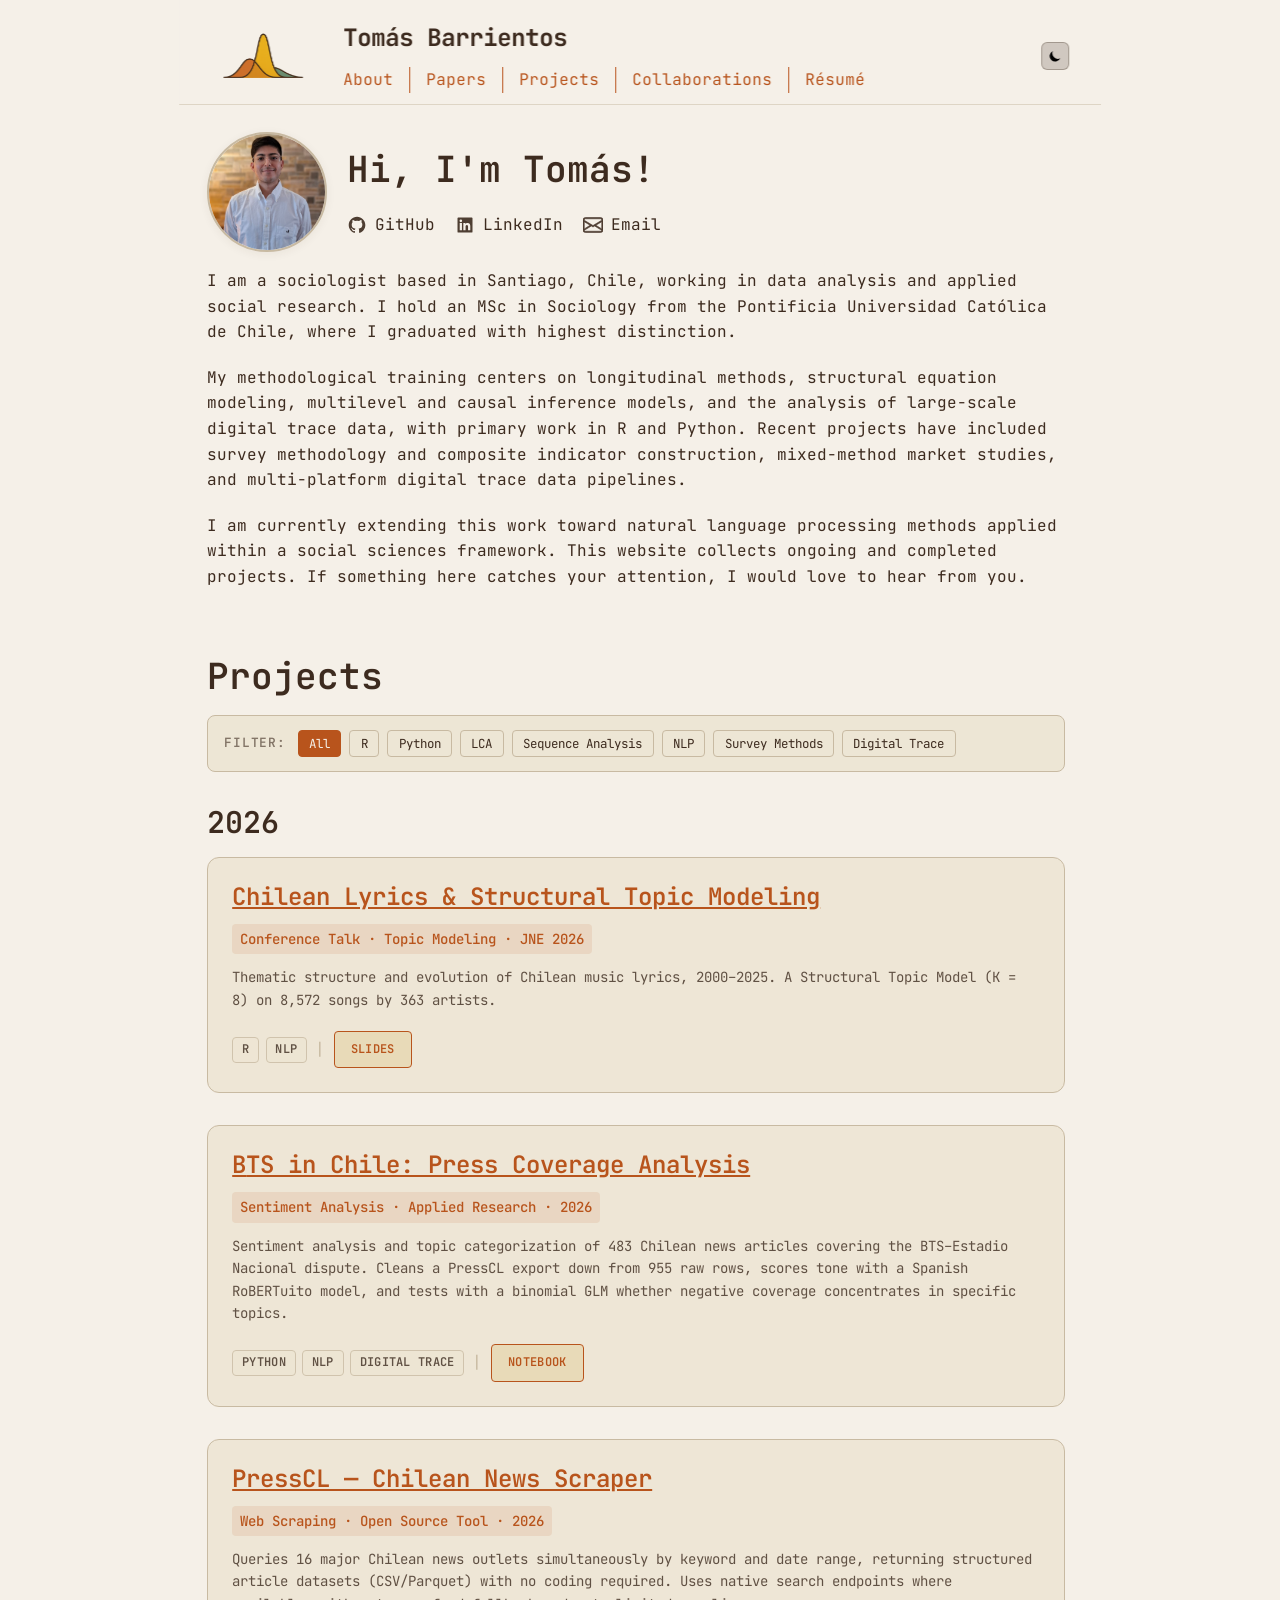
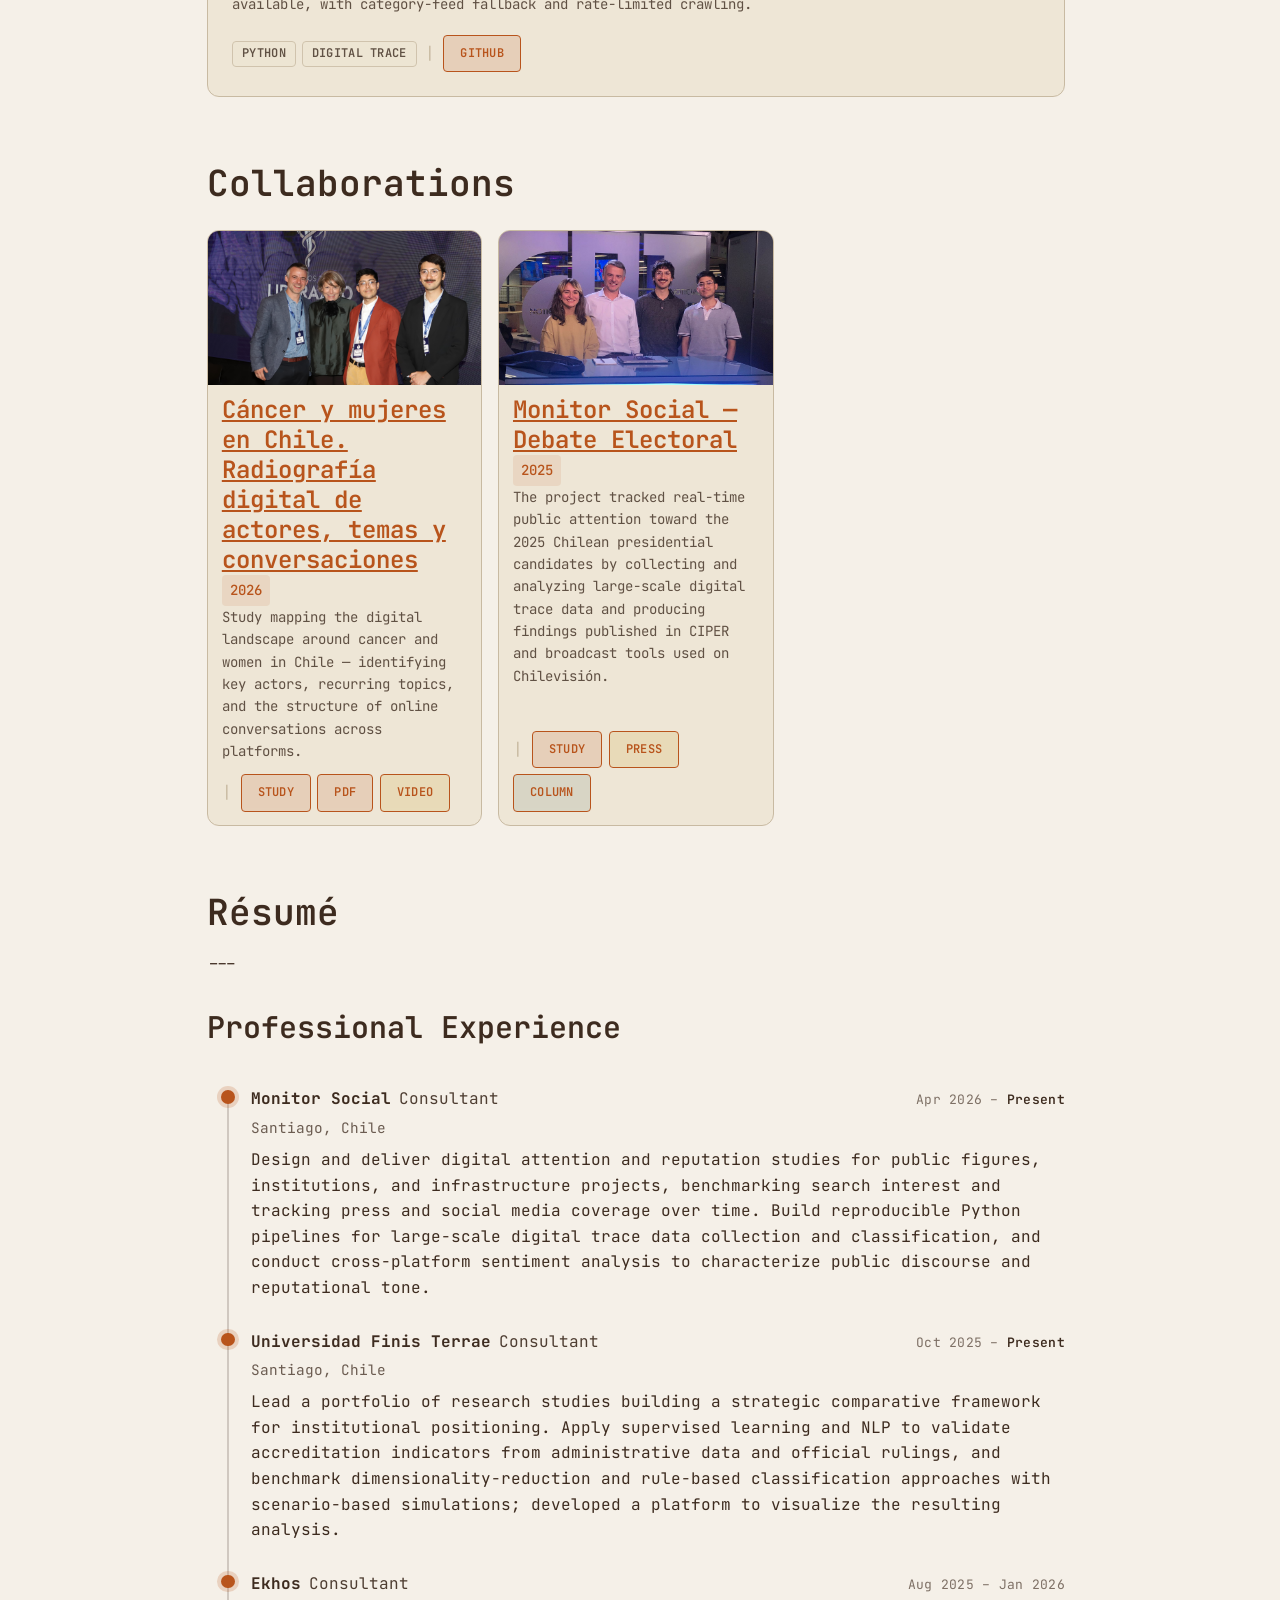
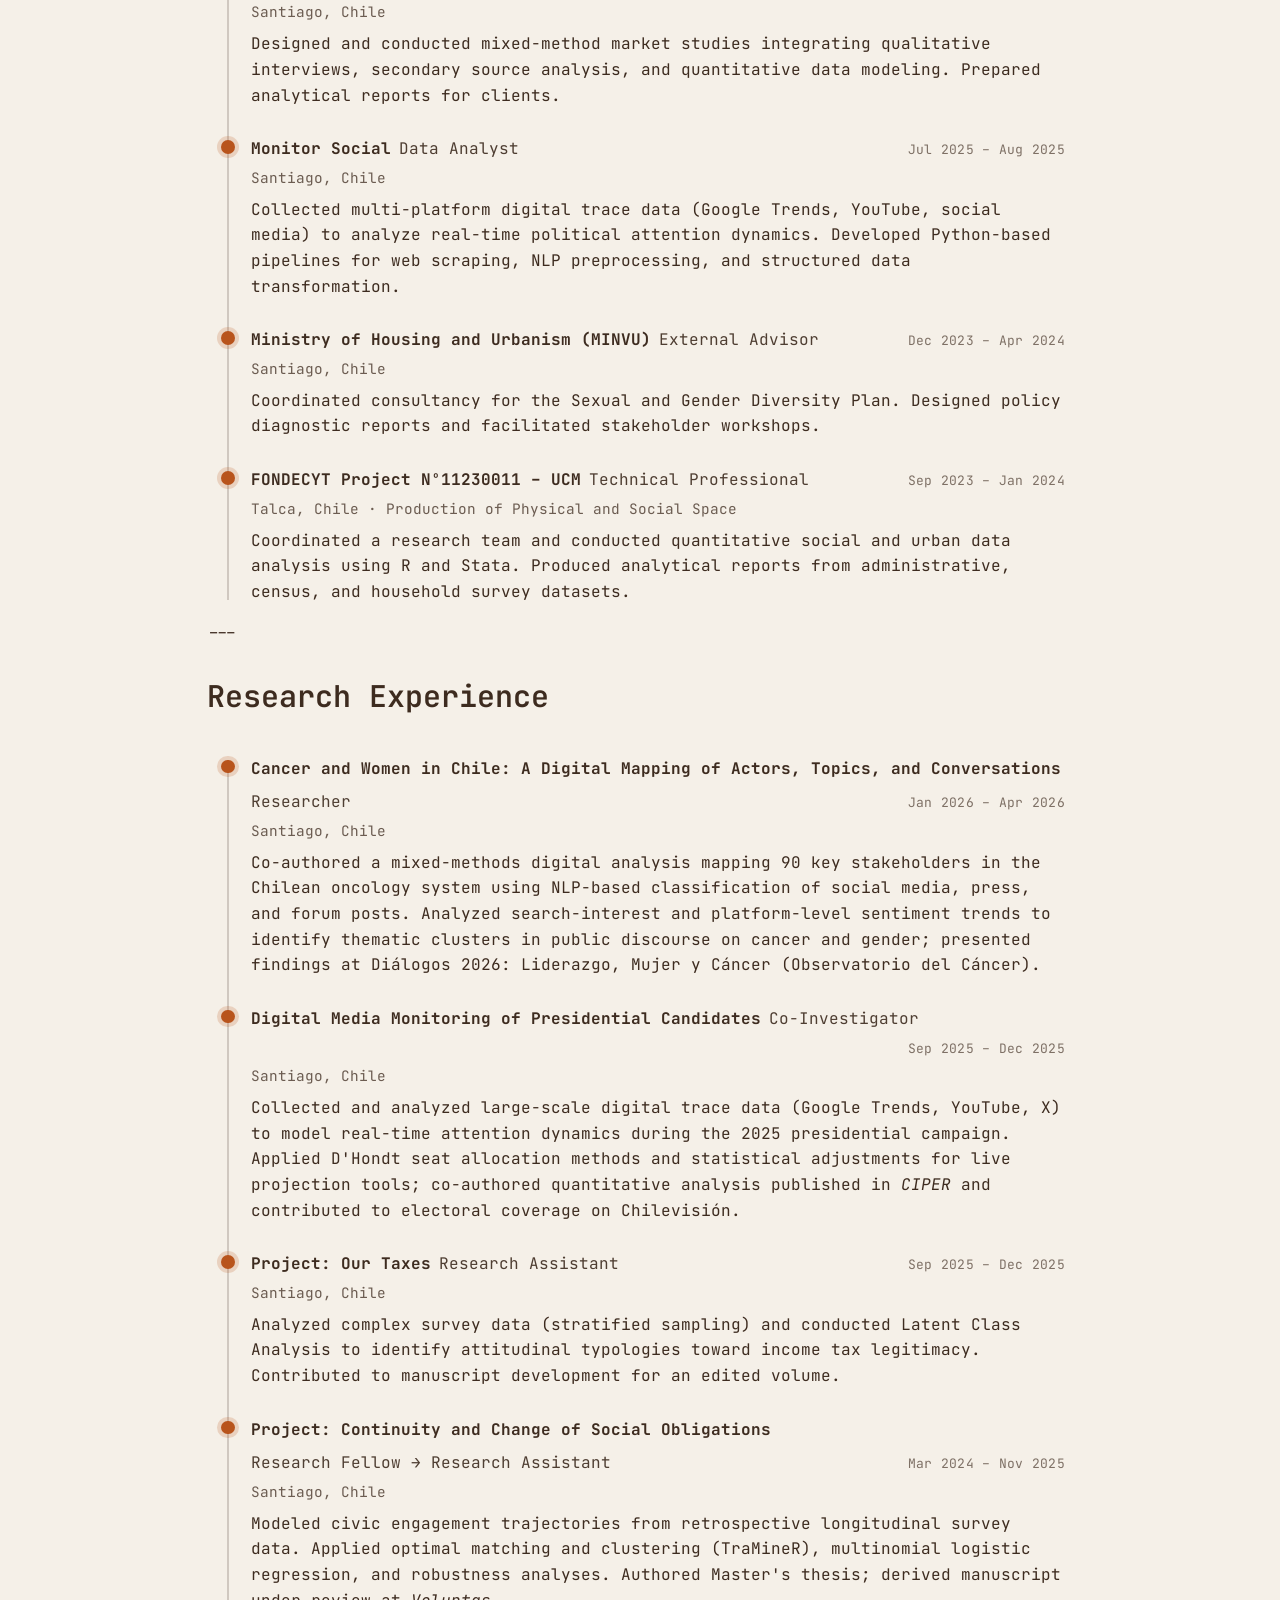
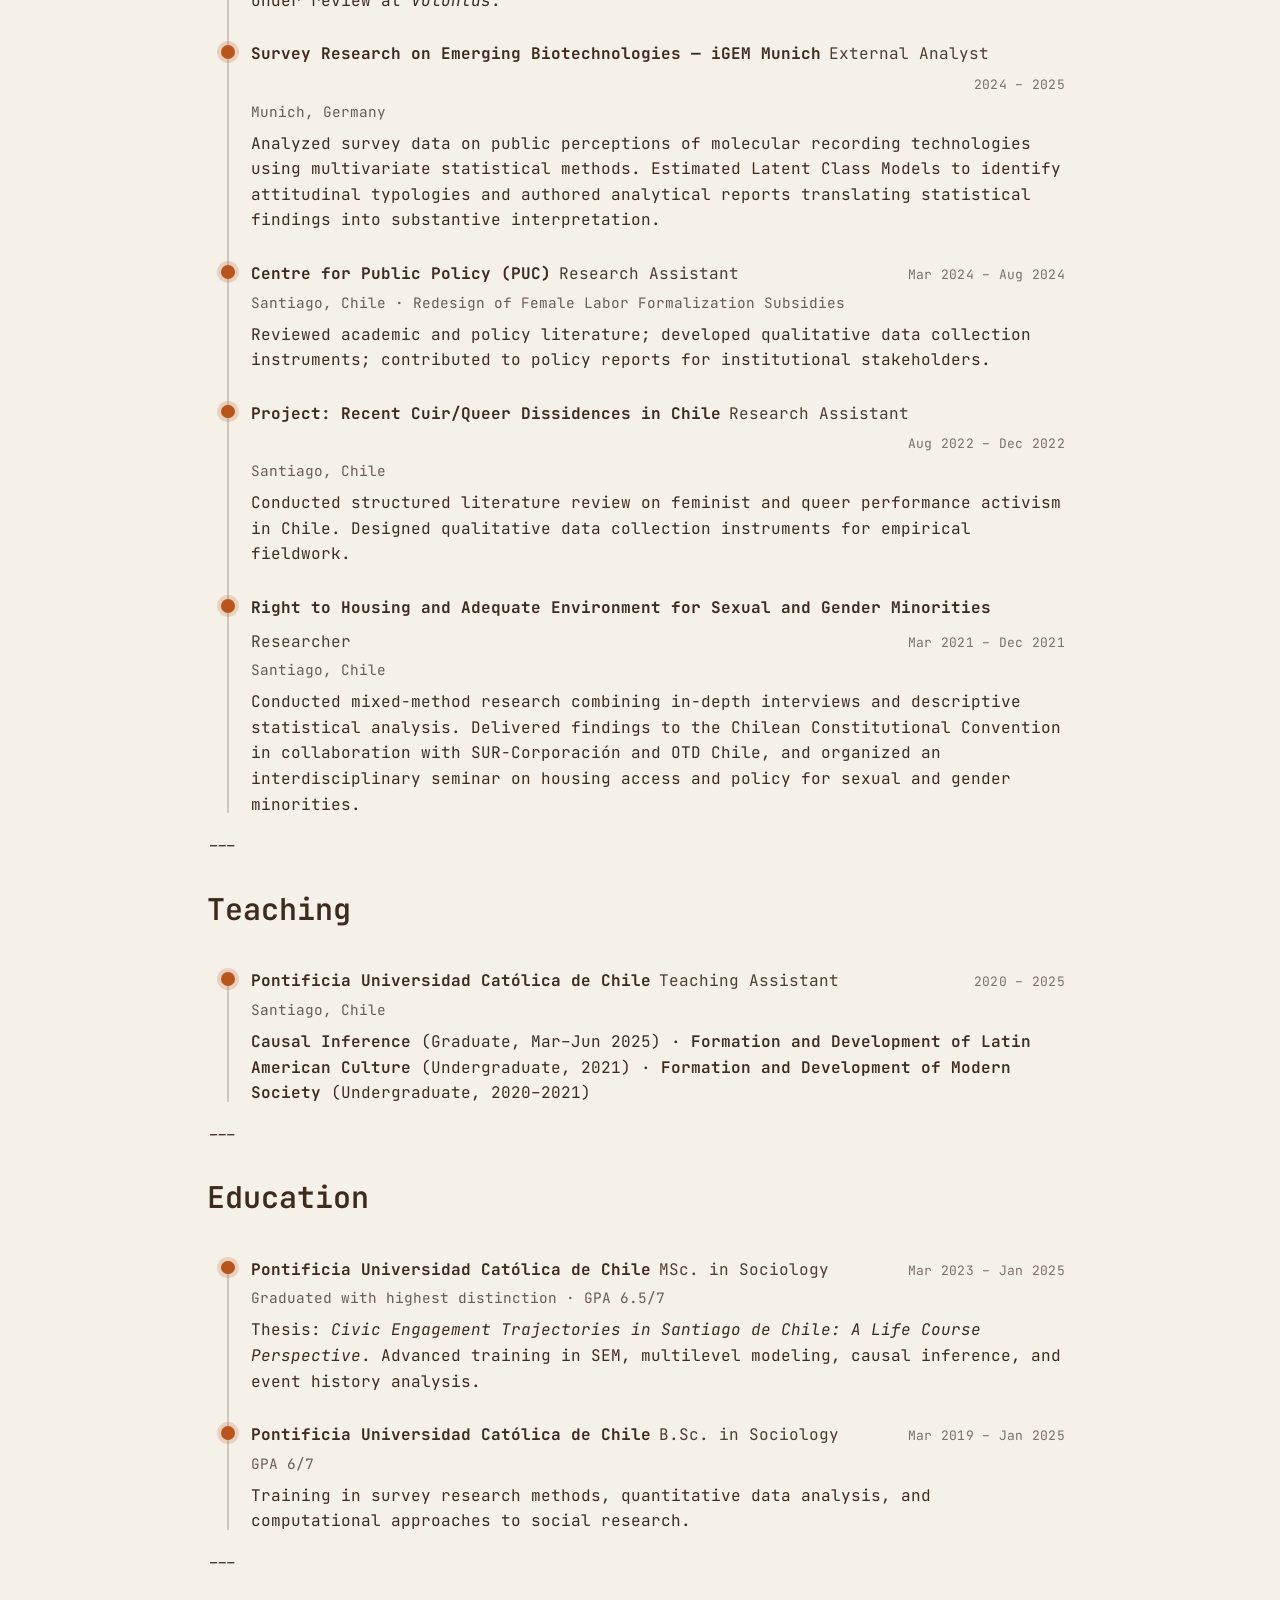
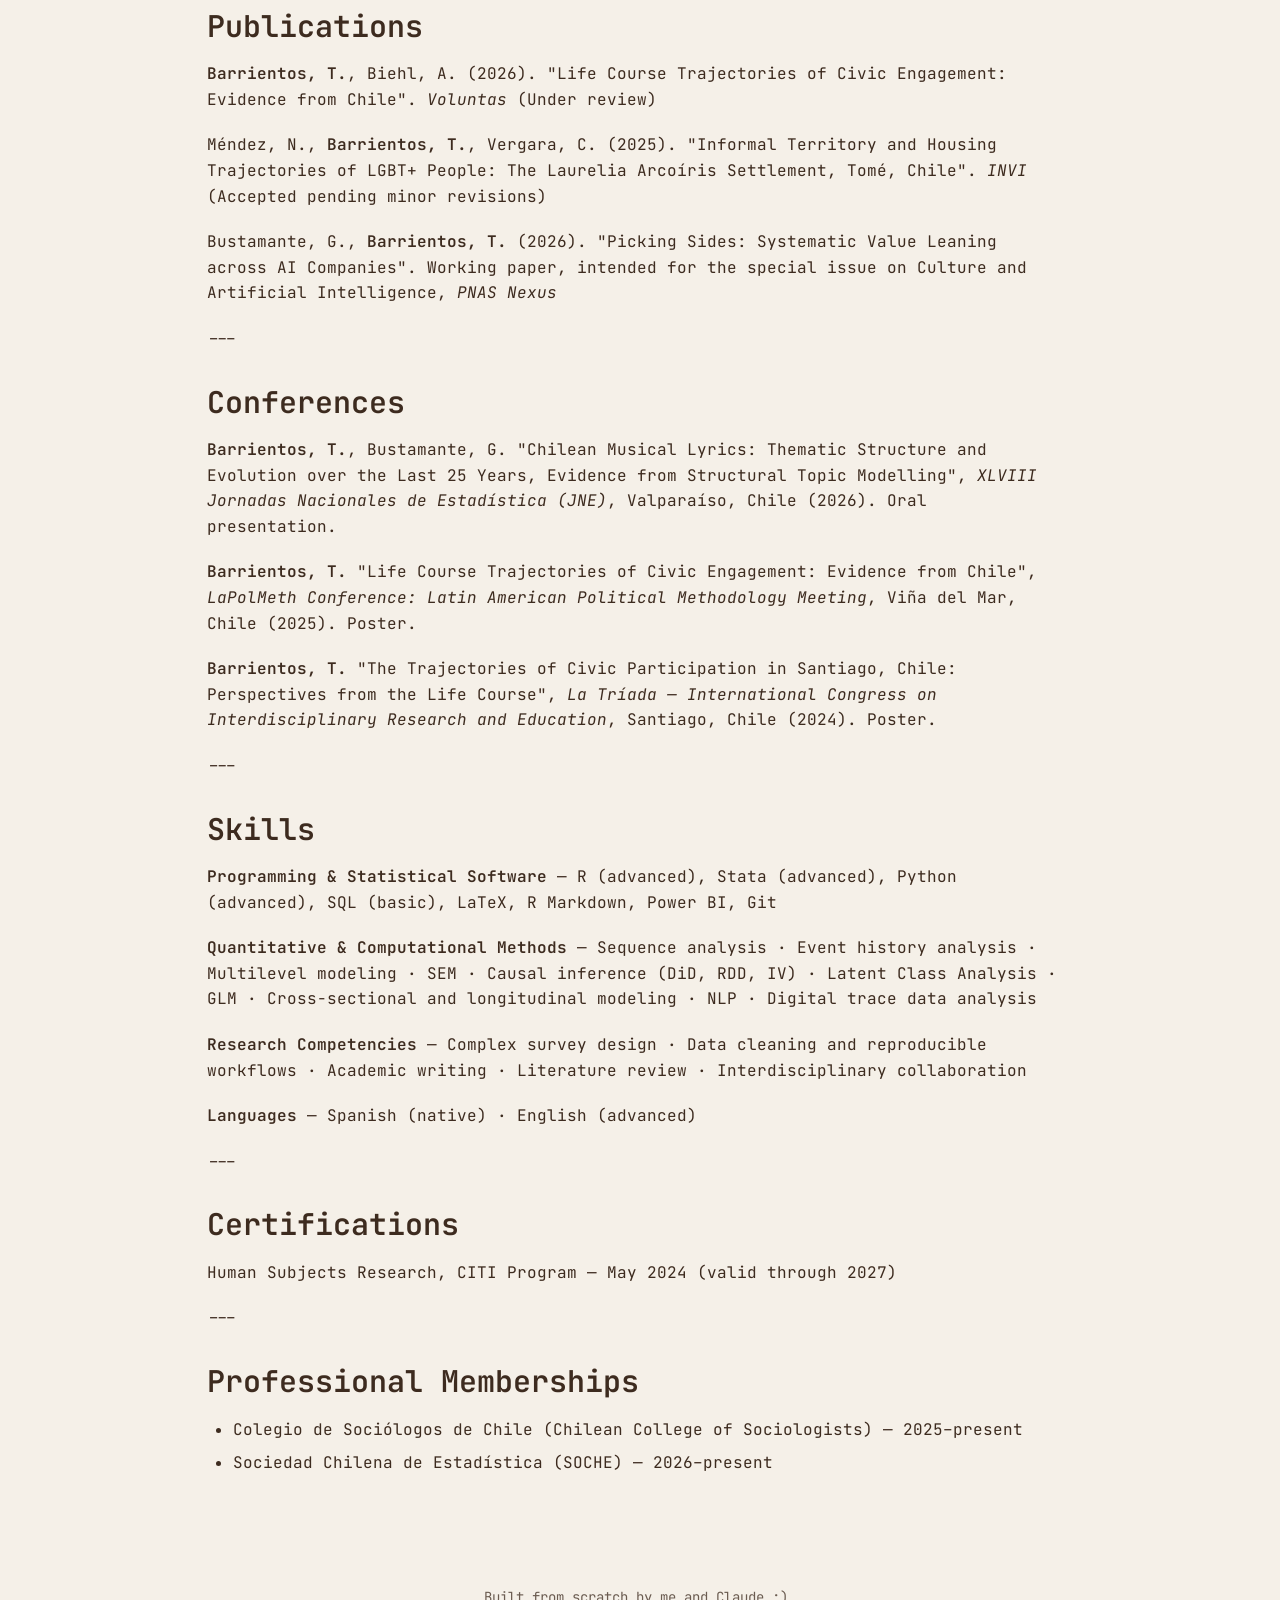
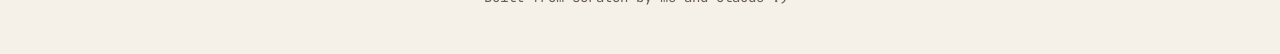
<file: index.html>
<!DOCTYPE html>
<html lang="en" class="scroll-smooth">
<head>
    <meta charset="UTF-8">
    <meta name="viewport" content="width=device-width, initial-scale=1.0">
    <title>Tomás Barrientos — Portfolio</title>
    <meta name="description" content="Sociologist &amp; Data Analyst based in Santiago, Chile">
    <link rel="icon" type="image/svg+xml" href="assets/favicon.svg">
    <link rel="icon" type="image/x-icon" href="assets/favicon.ico">
    <link rel="stylesheet" href="styles.css">
    <link href="https://fonts.googleapis.com/css2?family=JetBrains+Mono:wght@300;400;500;600;700&display=swap" rel="stylesheet">
    <script>
        (function() {
            try {
                var saved = localStorage.getItem('theme');
                var theme = saved === 'dark' || saved === 'light' ? saved : 'light';
                document.documentElement.setAttribute('data-theme', theme);
            } catch (e) {
                document.documentElement.setAttribute('data-theme', 'light');
            }
        })();
    </script>
</head>
<body class="bg-global-bg text-global-text antialiased">
    <!-- Fixed Header -->
    <header id="main-header" class="group">
        <div class="header-grid">
            <!-- Logo -->
            <a href="#" class="group header-logo flex items-center">
                    <img src="assets/logo.svg" class="me-3 h-12 w-12 sm:me-4 sm:h-20 sm:w-20" alt="Logo">
            </a>

            <!-- Title -->
            <div class="header-title">
                <span class="text-xl font-bold sm:text-2xl">Tomás Barrientos</span>
            </div>

            <!-- Desktop Navigation -->
            <nav class="mobile-nav-menu header-nav sm:flex sm:flex-row sm:items-center" id="navigation-menu">
                <a href="#about">About</a>
                <!-- <a href="#news">News</a> -->
                <a href="papers.html">Papers</a>
                <a href="#projects">Projects</a>
                <a href="#collaborations">Collaborations</a>
                <a href="#resume">Résumé</a>
            </nav>

            <!-- Controls -->
            <div class="header-controls flex items-center gap-3">
                <!-- Theme Toggle -->
                <button id="theme-toggle" class="flex h-7 w-7 items-center justify-center rounded-md border border-accent-2/20 bg-accent-2/10 p-1 transition-colors hover:bg-accent-2/20" aria-label="Switch to dark theme">
                    <svg class="sun-icon h-4 w-4" fill="currentColor" viewBox="0 0 20 20">
                        <path fill-rule="evenodd" d="M10 2a1 1 0 011 1v1a1 1 0 11-2 0V3a1 1 0 011-1zm4 8a4 4 0 11-8 0 4 4 0 018 0zm-.464 4.95l.707.707a1 1 0 001.414-1.414l-.707-.707a1 1 0 00-1.414 1.414zm2.12-10.607a1 1 0 010 1.414l-.706.707a1 1 0 11-1.414-1.414l.707-.707a1 1 0 011.414 0zM17 11a1 1 0 100-2h-1a1 1 0 100 2h1zm-7 4a1 1 0 011 1v1a1 1 0 11-2 0v-1a1 1 0 011-1zM5.05 6.464A1 1 0 106.465 5.05l-.708-.707a1 1 0 00-1.414 1.414l.707.707zm1.414 8.486l-.707.707a1 1 0 01-1.414-1.414l.707-.707a1 1 0 011.414 1.414zM4 11a1 1 0 100-2H3a1 1 0 000 2h1z" clip-rule="evenodd"></path>
                    </svg>
                    <svg class="moon-icon h-4 w-4" fill="currentColor" viewBox="0 0 20 20">
                        <path d="M17.293 13.293A8 8 0 016.707 2.707a8.001 8.001 0 1010.586 10.586z"></path>
                    </svg>
                </button>

                <!-- Mobile Menu Toggle -->
                <button id="toggle-navigation-menu" class="flex h-7 w-7 items-center justify-center rounded-md border border-accent-2/20 bg-accent-2/10 p-1 transition-colors hover:bg-accent-2/20 sm:hidden" aria-expanded="false" aria-label="Toggle navigation menu">
                    <svg class="h-4 w-4" fill="none" stroke="currentColor" viewBox="0 0 24 24">
                        <path stroke-linecap="round" stroke-linejoin="round" stroke-width="2" d="M4 6h16M4 12h16M4 18h16"></path>
                    </svg>
                    <svg class="h-4 w-4" fill="none" stroke="currentColor" viewBox="0 0 24 24">
                        <path stroke-linecap="round" stroke-linejoin="round" stroke-width="2" d="M6 18L18 6M6 6l12 12"></path>
                    </svg>
                </button>
            </div>
        </div>
    </header>

    <!-- Main Content -->
    <main class="mx-auto max-w-3xl px-4 sm:px-8">
        <!-- About Section -->
        <section id="about" class="mb-16">
            <div class="prose" id="about-content">
                <div class="loading-spinner">Loading about content...</div>
            </div>
        </section>

        <!-- News Section -->
        <!-- <section id="news" class="mb-16">
            <div class="prose" id="news-content">
                <div class="loading-spinner">Loading news content...</div>
            </div>
        </section> -->

        <!-- Projects Section -->
        <section id="projects" class="mb-16">
            <div class="prose" id="projects-content">
                <div class="loading-spinner">Loading projects content...</div>
            </div>
        </section>

        <!-- Collaborations Section -->
        <section id="collaborations" class="mb-16">
            <div class="prose" id="collaborations-content">
                <div class="loading-spinner">Loading collaborations content...</div>
            </div>
        </section>

        <!-- Resume Section -->
        <section id="resume" class="mb-16">
            <div class="prose" id="resume-content">
                <div class="loading-spinner">Loading resume content...</div>
            </div>
        </section>
    </main>

    <!-- Footer -->
    <div class="mx-auto max-w-3xl px-4 sm:px-8 py-8 text-center text-sm opacity-75">
        <p>Built from scratch by me and Claude :)</p>
    </div>

    <script src="script.js"></script>
</body>
</html>
</file>
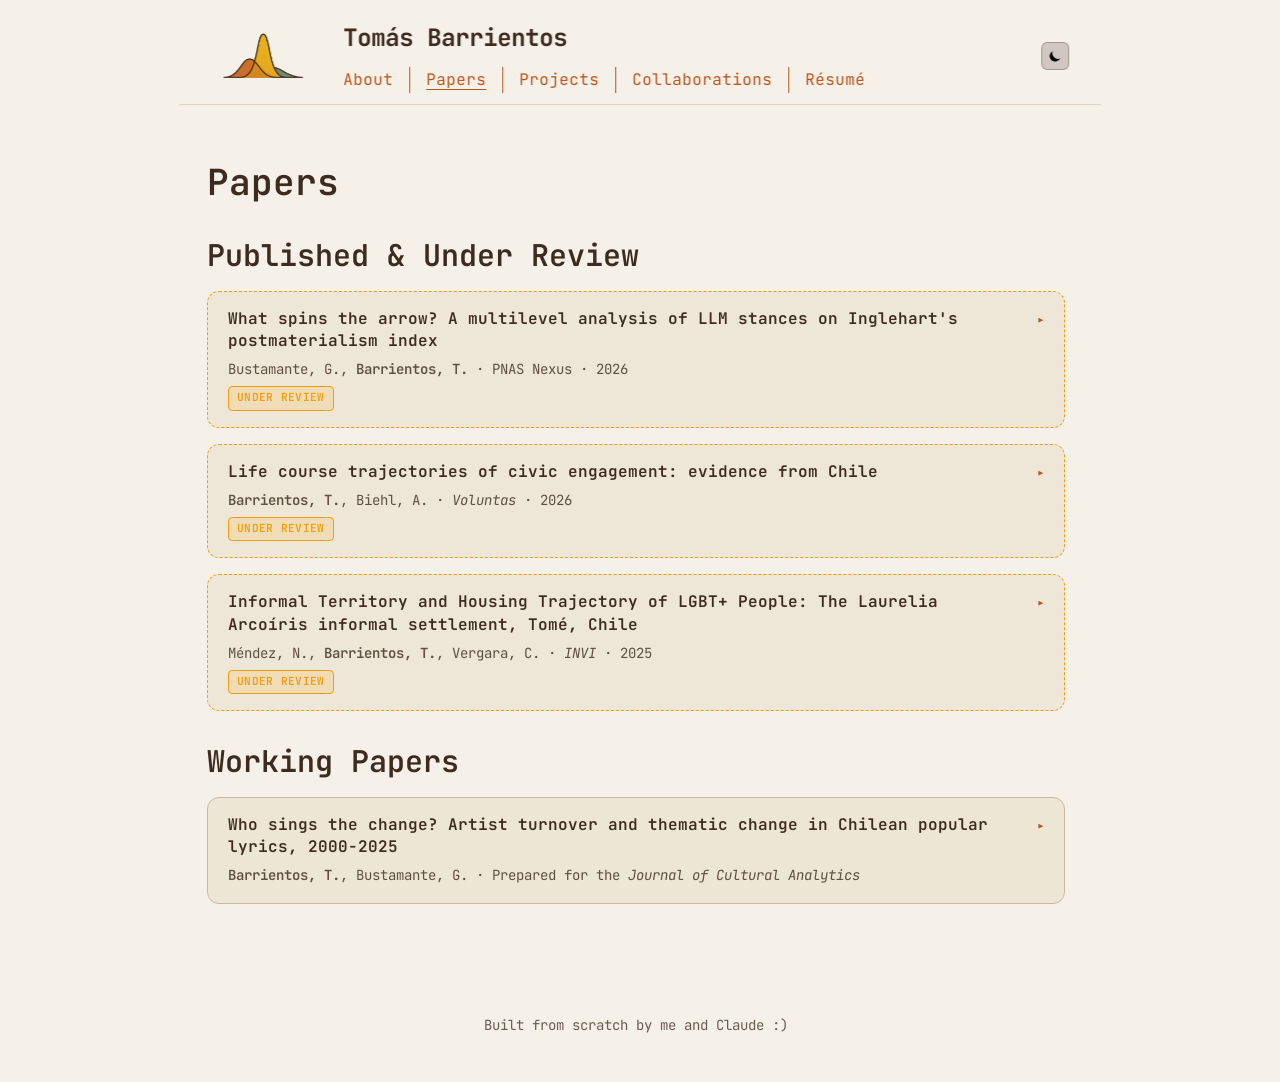
<file: papers.html>
<!DOCTYPE html>
<html lang="en" class="scroll-smooth">
<head>
    <meta charset="UTF-8">
    <meta name="viewport" content="width=device-width, initial-scale=1.0">
    <title>Papers — Tomás Barrientos</title>
    <meta name="description" content="Sociologist &amp; Data Analyst based in Santiago, Chile">
    <link rel="icon" type="image/svg+xml" href="assets/favicon.svg">
    <link rel="icon" type="image/x-icon" href="assets/favicon.ico">
    <link rel="stylesheet" href="styles.css">
    <link href="https://fonts.googleapis.com/css2?family=JetBrains+Mono:wght@300;400;500;600;700&display=swap" rel="stylesheet">
    <script>
        (function() {
            try {
                var saved = localStorage.getItem('theme');
                var theme = saved === 'dark' || saved === 'light' ? saved : 'light';
                document.documentElement.setAttribute('data-theme', theme);
            } catch (e) {
                document.documentElement.setAttribute('data-theme', 'light');
            }
        })();
    </script>
</head>
<body class="bg-global-bg text-global-text antialiased">
    <!-- Fixed Header -->
    <header id="main-header" class="group">
        <div class="header-grid">
            <!-- Logo -->
            <a href="index.html" class="group header-logo flex items-center">
                    <img src="assets/logo.svg" class="me-3 h-12 w-12 sm:me-4 sm:h-20 sm:w-20" alt="Logo">
            </a>

            <!-- Title -->
            <div class="header-title">
                <span class="text-xl font-bold sm:text-2xl">Tomás Barrientos</span>
            </div>

            <!-- Desktop Navigation -->
            <nav class="mobile-nav-menu header-nav sm:flex sm:flex-row sm:items-center" id="navigation-menu">
                <a href="index.html#about">About</a>
                <!-- <a href="#news">News</a> -->
                <a href="papers.html" class="active" aria-current="page">Papers</a>
                <a href="index.html#projects">Projects</a>
                <a href="index.html#collaborations">Collaborations</a>
                <a href="index.html#resume">Résumé</a>
            </nav>

            <!-- Controls -->
            <div class="header-controls flex items-center gap-3">
                <!-- Theme Toggle -->
                <button id="theme-toggle" class="flex h-7 w-7 items-center justify-center rounded-md border border-accent-2/20 bg-accent-2/10 p-1 transition-colors hover:bg-accent-2/20" aria-label="Switch to dark theme">
                    <svg class="sun-icon h-4 w-4" fill="currentColor" viewBox="0 0 20 20">
                        <path fill-rule="evenodd" d="M10 2a1 1 0 011 1v1a1 1 0 11-2 0V3a1 1 0 011-1zm4 8a4 4 0 11-8 0 4 4 0 018 0zm-.464 4.95l.707.707a1 1 0 001.414-1.414l-.707-.707a1 1 0 00-1.414 1.414zm2.12-10.607a1 1 0 010 1.414l-.706.707a1 1 0 11-1.414-1.414l.707-.707a1 1 0 011.414 0zM17 11a1 1 0 100-2h-1a1 1 0 100 2h1zm-7 4a1 1 0 011 1v1a1 1 0 11-2 0v-1a1 1 0 011-1zM5.05 6.464A1 1 0 106.465 5.05l-.708-.707a1 1 0 00-1.414 1.414l.707.707zm1.414 8.486l-.707.707a1 1 0 01-1.414-1.414l.707-.707a1 1 0 011.414 1.414zM4 11a1 1 0 100-2H3a1 1 0 000 2h1z" clip-rule="evenodd"></path>
                    </svg>
                    <svg class="moon-icon h-4 w-4" fill="currentColor" viewBox="0 0 20 20">
                        <path d="M17.293 13.293A8 8 0 016.707 2.707a8.001 8.001 0 1010.586 10.586z"></path>
                    </svg>
                </button>

                <!-- Mobile Menu Toggle -->
                <button id="toggle-navigation-menu" class="flex h-7 w-7 items-center justify-center rounded-md border border-accent-2/20 bg-accent-2/10 p-1 transition-colors hover:bg-accent-2/20 sm:hidden" aria-expanded="false" aria-label="Toggle navigation menu">
                    <svg class="h-4 w-4" fill="none" stroke="currentColor" viewBox="0 0 24 24">
                        <path stroke-linecap="round" stroke-linejoin="round" stroke-width="2" d="M4 6h16M4 12h16M4 18h16"></path>
                    </svg>
                    <svg class="h-4 w-4" fill="none" stroke="currentColor" viewBox="0 0 24 24">
                        <path stroke-linecap="round" stroke-linejoin="round" stroke-width="2" d="M6 18L18 6M6 6l12 12"></path>
                    </svg>
                </button>
            </div>
        </div>
    </header>

    <!-- Main Content -->
    <main class="mx-auto max-w-3xl px-4 sm:px-8">
        <section id="papers" class="mb-16">
            <div class="prose" id="papers-content">
                <div class="loading-spinner">Loading papers content...</div>
            </div>
        </section>
    </main>

    <!-- Footer -->
    <div class="mx-auto max-w-3xl px-4 sm:px-8 py-8 text-center text-sm opacity-75">
        <p>Built from scratch by me and Claude :)</p>
    </div>

    <script src="script.js"></script>
</body>
</html>
</file>
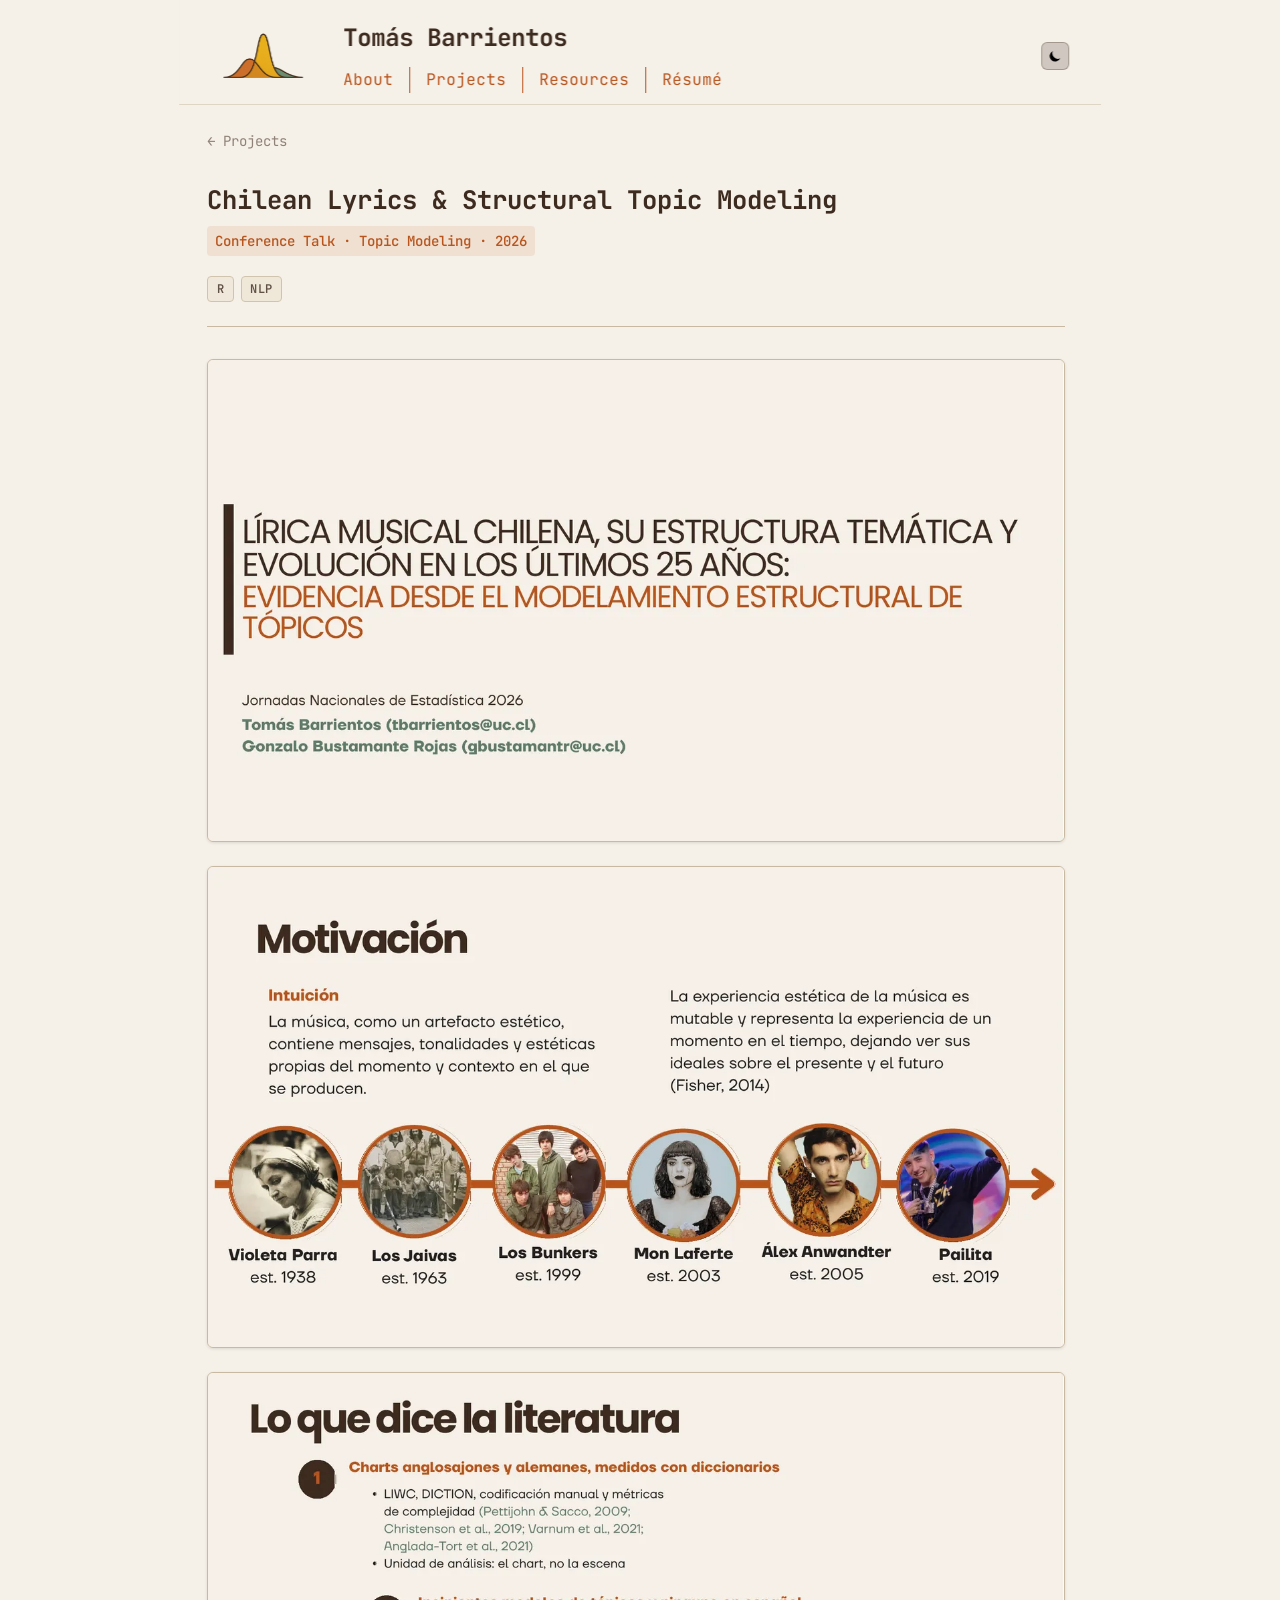
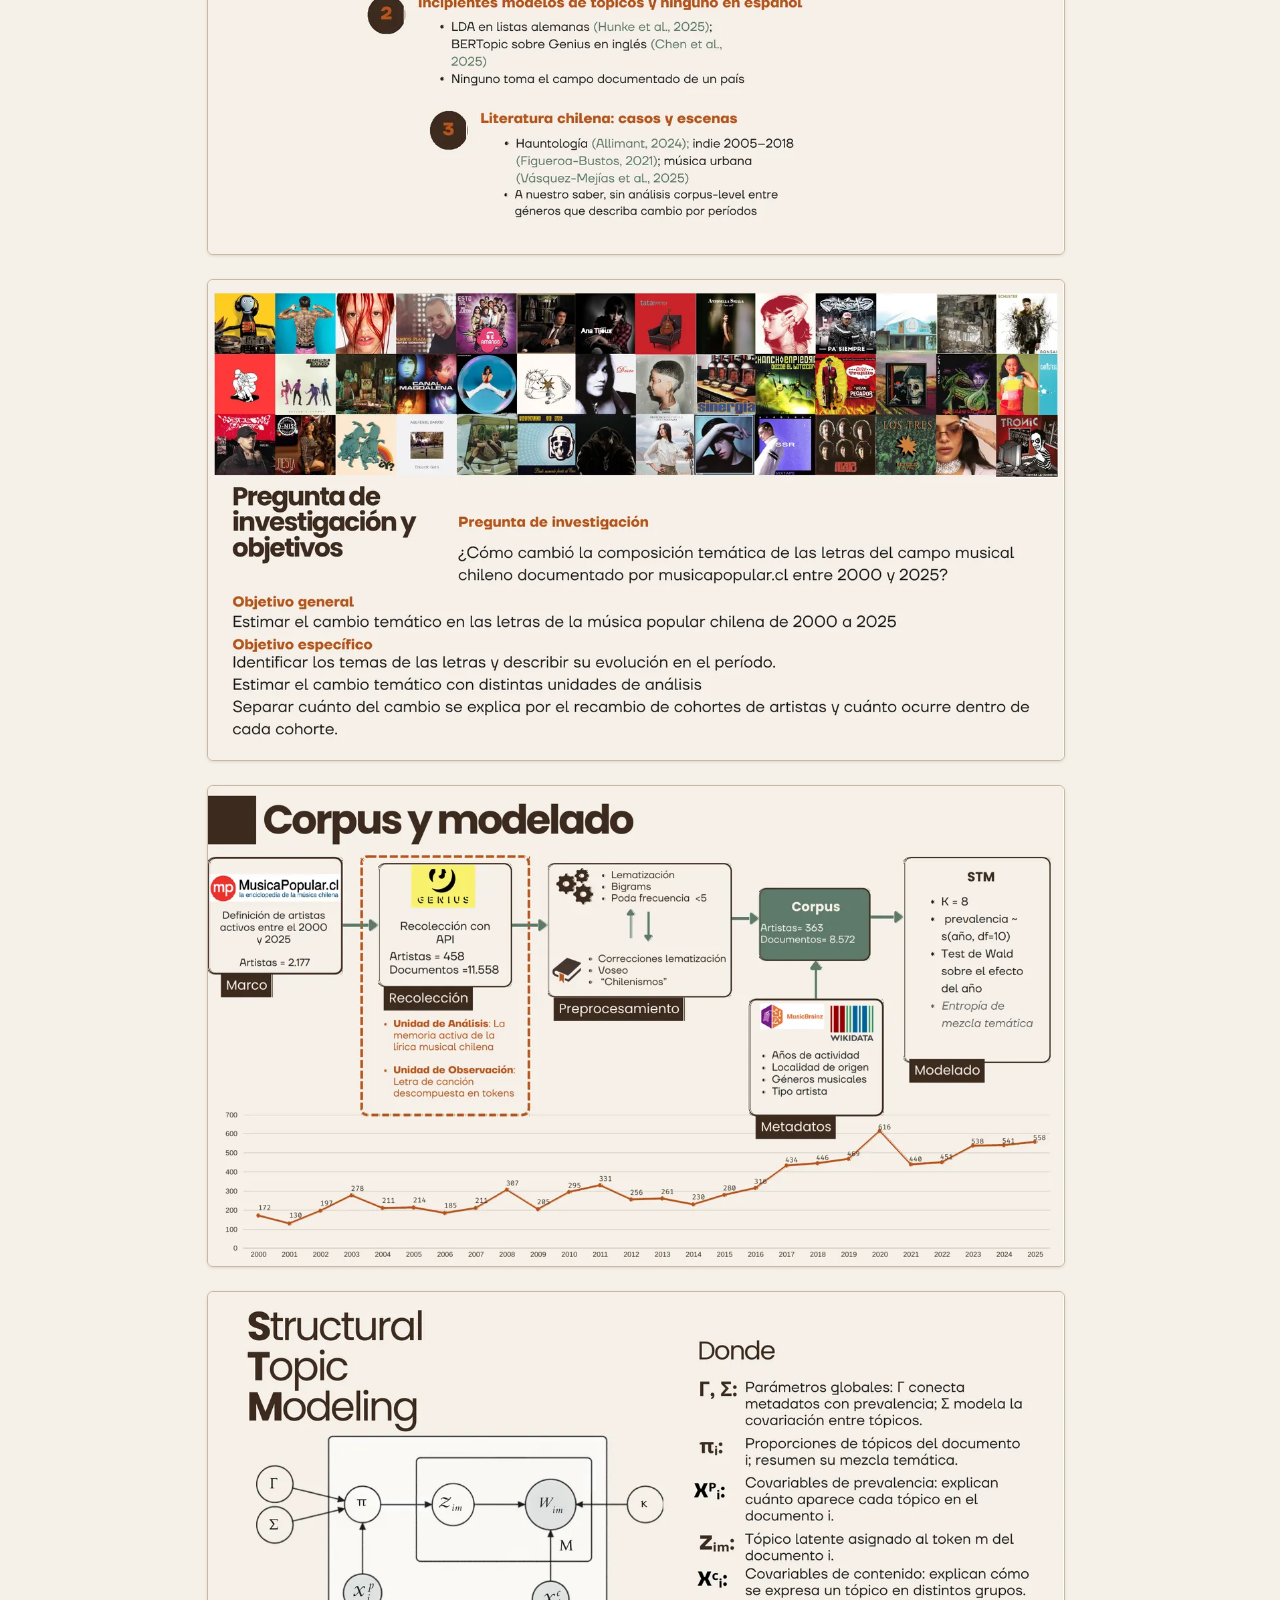
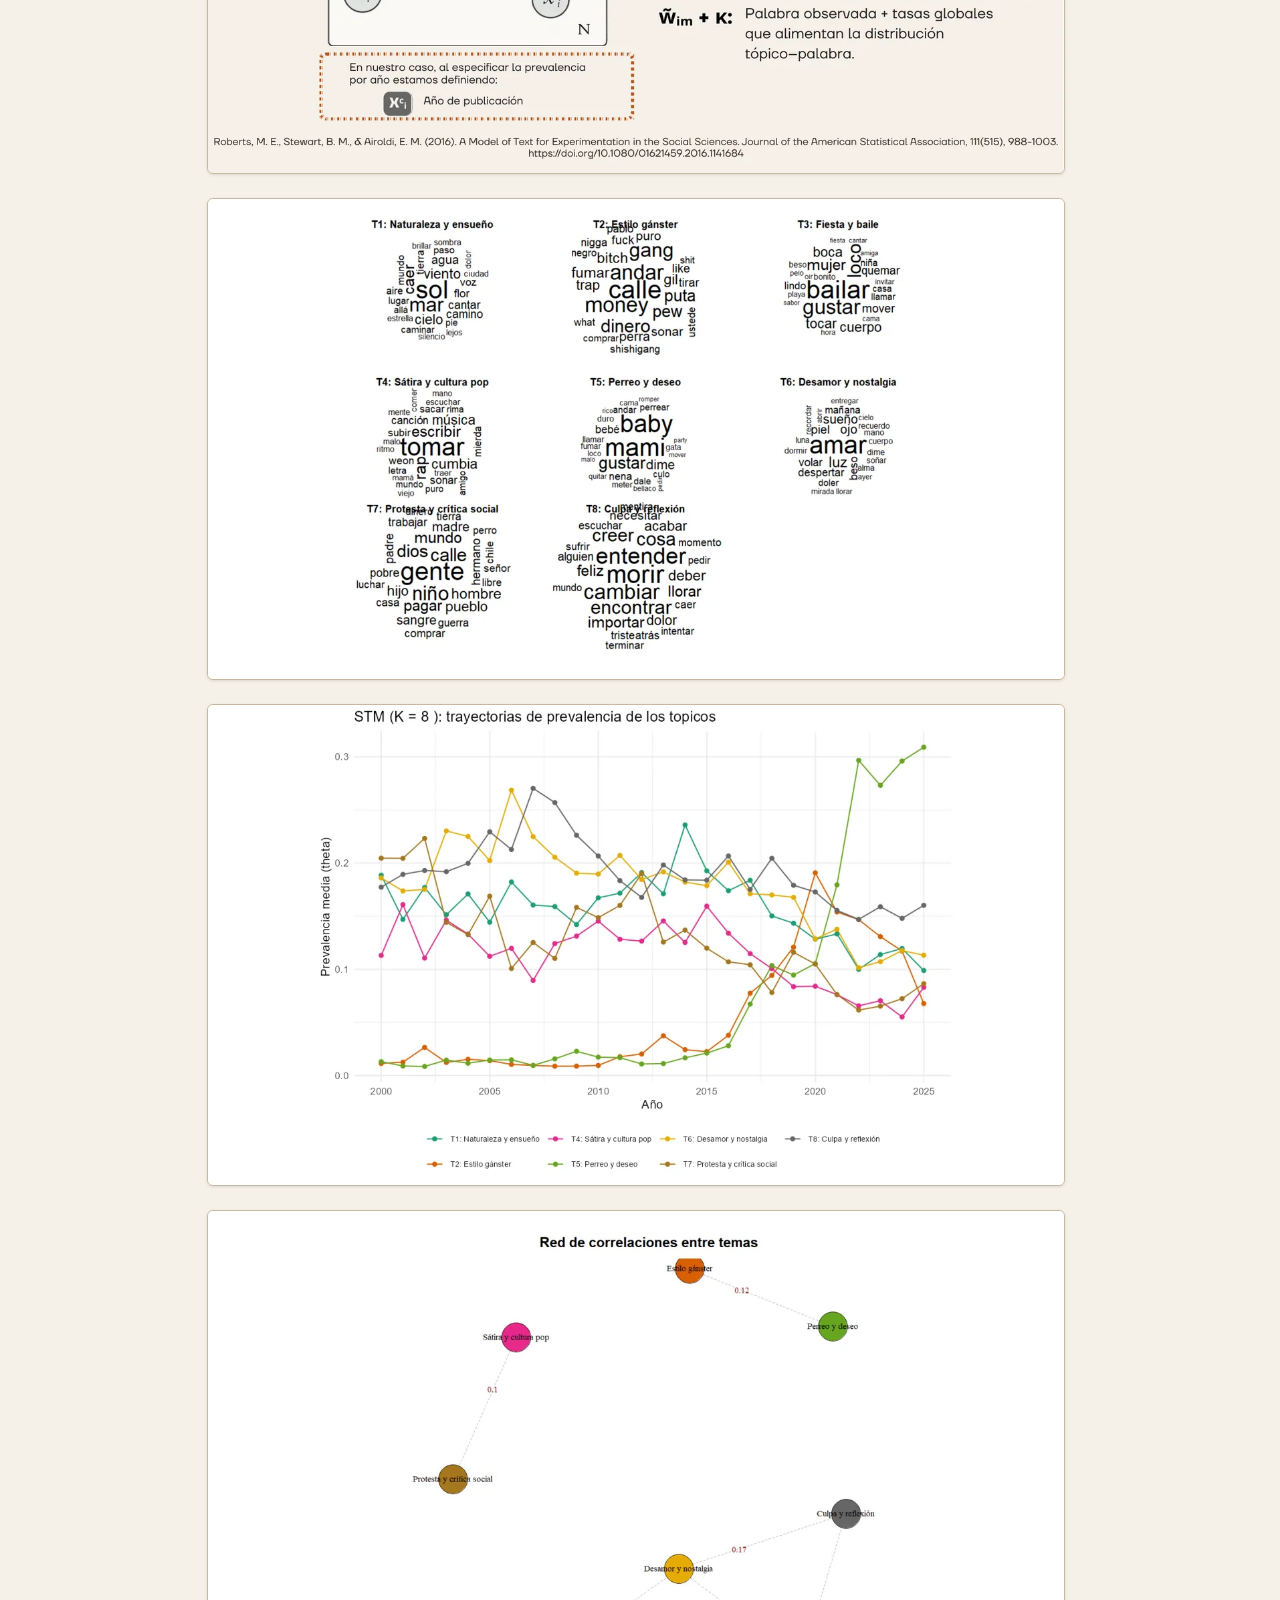
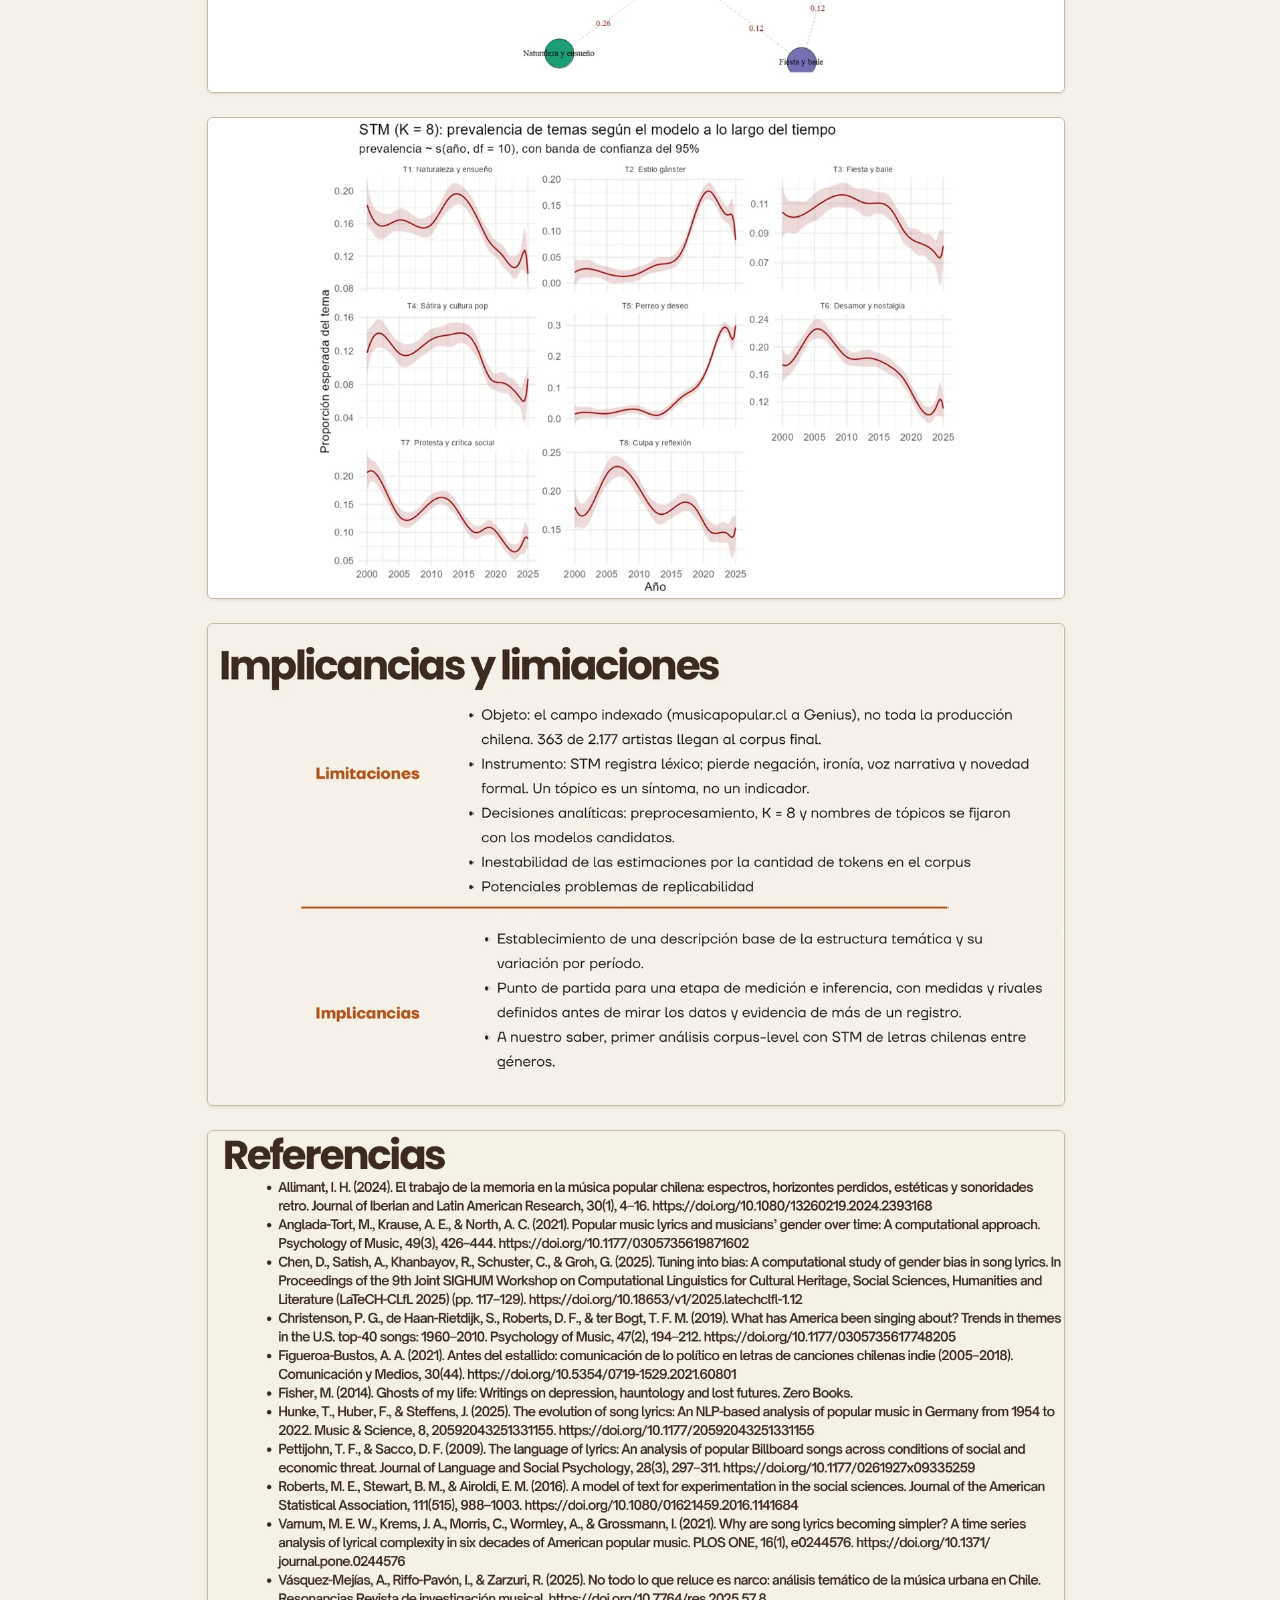
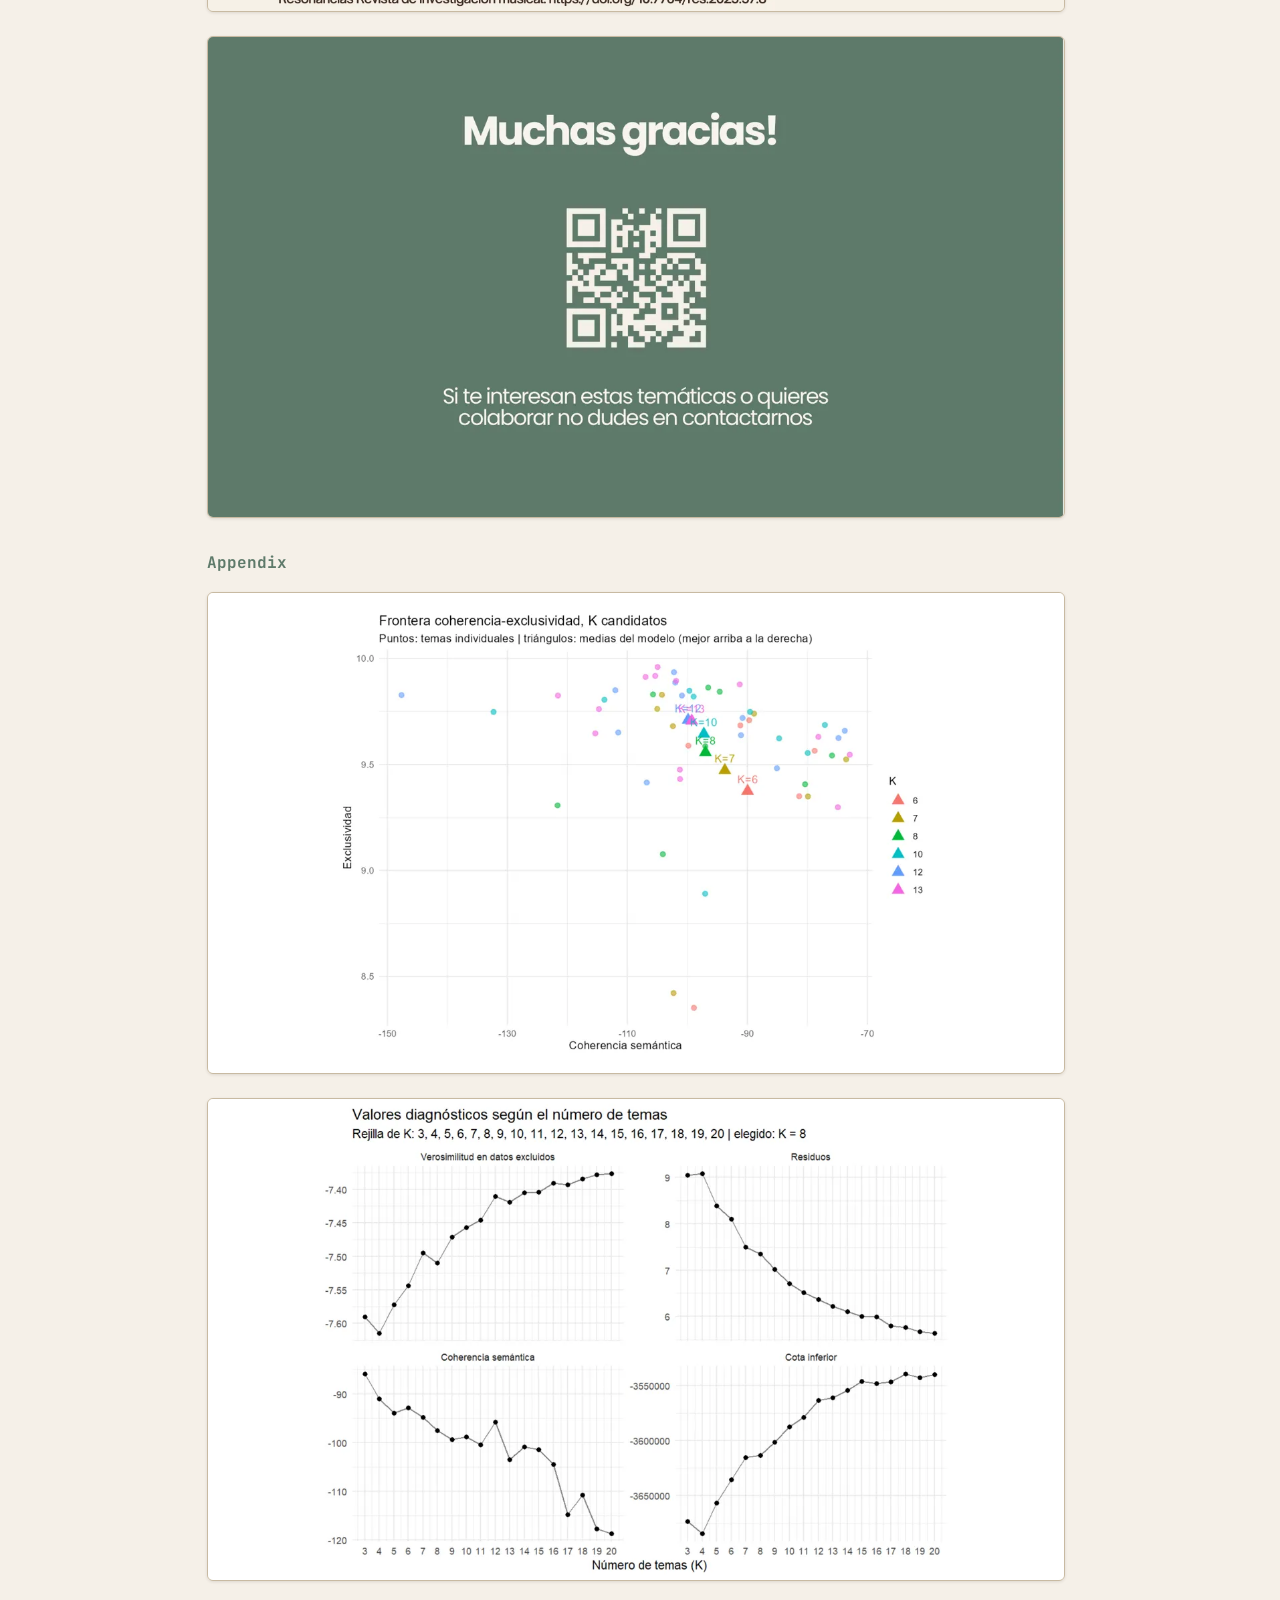
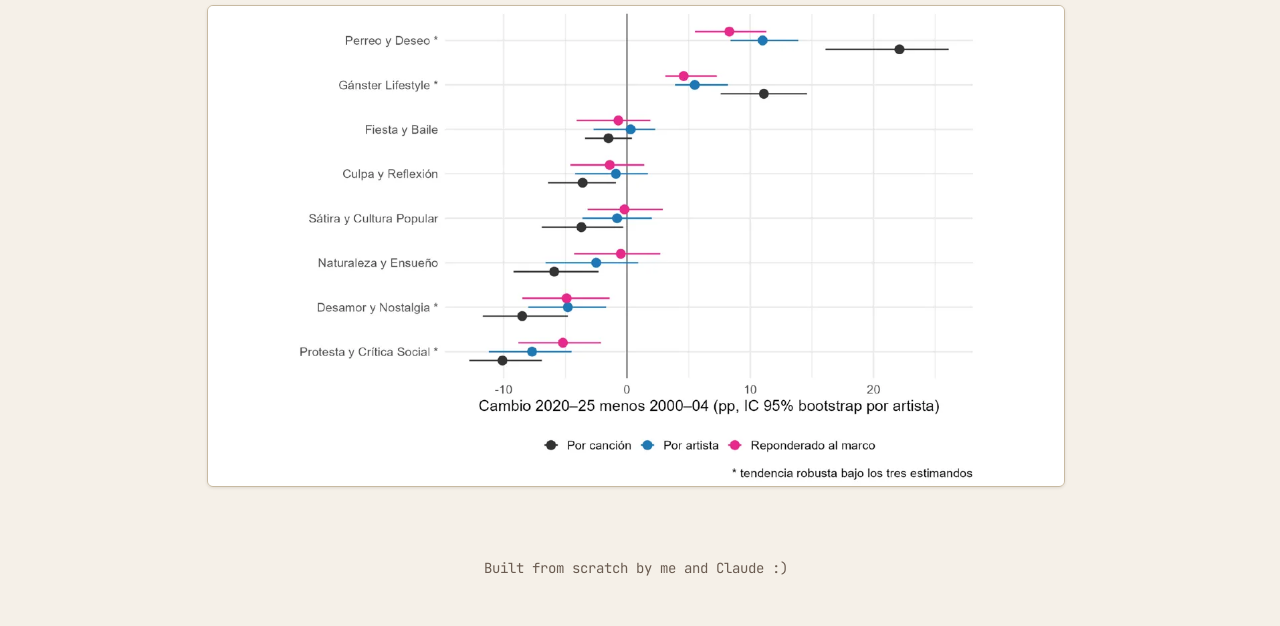
<file: projects/jne2026.html>
<!DOCTYPE html>
<html lang="en" class="scroll-smooth">
<head>
    <meta charset="UTF-8">
    <meta name="viewport" content="width=device-width, initial-scale=1.0">
    <title>Chilean Lyrics & Structural Topic Modeling · Tomás Barrientos</title>
    <meta name="description" content="JNE 2026 talk: thematic structure and evolution of Chilean music lyrics over 25 years, estimated with a Structural Topic Model on 8,572 songs by 363 artists.">
    <link rel="icon" type="image/svg+xml" href="../assets/favicon.svg">
    <link rel="icon" type="image/x-icon" href="../assets/favicon.ico">
    <link rel="stylesheet" href="../styles.css">
    <link href="https://fonts.googleapis.com/css2?family=JetBrains+Mono:wght@300;400;500;600;700&display=swap" rel="stylesheet">
    <script>
        (function() {
            try {
                var saved = localStorage.getItem('theme');
                var theme = saved === 'dark' || saved === 'light' ? saved : 'light';
                document.documentElement.setAttribute('data-theme', theme);
            } catch (e) {
                document.documentElement.setAttribute('data-theme', 'light');
            }
        })();
    </script>
    <style>
        .slide { position: relative; border: 1px solid var(--color-border); background: var(--color-card-bg); border-radius: 6px;
                 padding: 1.4rem 1.4rem 1.2rem; margin-bottom: 1.5rem; box-shadow: 0 1px 3px var(--color-shadow); }
        @media (min-width: 900px) { .slide { aspect-ratio: 16 / 9; } .slide.auto { aspect-ratio: auto; } }
        .slide > h2 { margin: 0 3rem 1rem 0; font-size: 1.5rem; line-height: 1.2; color: var(--color-global-text); border: 0; padding: 0; }
        .slide .sn { position: absolute; top: .9rem; right: 1rem; font-size: .75rem; color: var(--color-supporting); }
        .slide h3 { font-size: .95rem; margin: 1rem 0 .3rem; color: var(--color-accent); }
        .slide p, .slide li { font-size: .9rem; line-height: 1.55; }
        .slide ul { margin: .3rem 0 .3rem 1.2rem; list-style: disc; }
        .slide .cite { color: var(--color-supporting); }
        .slide.title { display: flex; flex-direction: column; justify-content: center; border-left: 8px solid var(--color-accent-2); }
        .slide.title h1 { font-size: 1.7rem; line-height: 1.25; margin: 0 0 1.2rem; text-transform: uppercase; font-weight: 400; }
        .slide.title h1 em { color: var(--color-accent); font-style: normal; display: block; }
        .slide.title .by { color: var(--color-supporting); font-weight: 600; margin: 0; }
        .slide.title .ev { margin: 0 0 .8rem; }
        .slide.pic { padding: 0; overflow: hidden; }
        .slide.pic .pg { width: 100%; display: block; }
        .two { display: grid; gap: 1.2rem; grid-template-columns: 1fr; }
        @media (min-width: 700px) { .two { grid-template-columns: 1fr 1fr; } }
        .faces { display: flex; flex-wrap: wrap; justify-content: space-around; gap: 1rem; margin-top: 1.2rem; padding-top: 1.2rem; border-top: 4px solid var(--color-accent); }
        .faces figure { margin: 0; text-align: center; font-size: .8rem; }
        .faces img { width: 84px; height: 84px; border-radius: 50%; border: 3px solid var(--color-accent); object-fit: cover; display: block; margin: 0 auto .3rem; }
        .faces b { display: block; }
        .covers { width: 100%; border-radius: 4px; display: block; margin-bottom: 1rem; }
        .steps { display: grid; gap: .6rem; grid-template-columns: repeat(auto-fit, minmax(130px, 1fr)); margin-bottom: 1rem; }
        .steps > div { border: 1px solid var(--color-border); border-radius: 6px; padding: .6rem .7rem; font-size: .78rem; line-height: 1.45; }
        .steps b { display: block; color: var(--color-accent); margin-bottom: .2rem; }
        .steps .hl { background: var(--color-supporting); color: #F5F0E8; border-color: var(--color-supporting); }
        .steps .hl b { color: #F5F0E8; }
        .steps .dim { opacity: .65; font-style: italic; }
        .stm { display: grid; gap: 1rem; grid-template-columns: 1fr; align-items: start; }
        @media (min-width: 700px) { .stm { grid-template-columns: 1.1fr 1fr; } }
        .stm img { width: 100%; background: #F5F0E8; border-radius: 4px; }
        .glossary { font-size: .8rem; line-height: 1.45; }
        .glossary dt { font-weight: 700; color: var(--color-accent); margin-top: .45rem; }
        .glossary dd { margin: 0; }
        .clouds { display: grid; gap: .8rem; grid-template-columns: repeat(auto-fill, minmax(190px, 1fr)); }
        .cloud { border: 1px solid var(--color-border); border-radius: 6px; padding: .5rem .6rem; }
        .cloud h4 { margin: 0 0 .3rem; font-size: .78rem; }
        .cloud div { display: flex; flex-wrap: wrap; gap: 0 .45rem; align-items: baseline; line-height: 1.25; }
        .appendix { margin: 2rem 0 1rem; font-size: 1rem; color: var(--color-supporting); }
        .dl { margin: 0 0 1.2rem; display: flex; gap: .6rem; flex-wrap: wrap; }
    </style>
</head>
<body class="bg-global-bg text-global-text antialiased">

    <!-- Fixed Header -->
    <header id="main-header" class="group">
        <div class="header-grid">
            <a href="../index.html" class="group header-logo flex items-center">
                <img src="../assets/logo.svg" class="me-3 h-12 w-12 sm:me-4 sm:h-20 sm:w-20" alt="Logo">
            </a>
            <div class="header-title">
                <span class="text-xl font-bold sm:text-2xl">Tomás Barrientos</span>
            </div>
            <nav class="mobile-nav-menu header-nav sm:flex sm:flex-row sm:items-center" id="navigation-menu">
                <a href="../index.html#about">About</a>
                <a href="../index.html#projects">Projects</a>
                <a href="../index.html#resources">Resources</a>
                <a href="../index.html#resume">Résumé</a>
            </nav>
            <div class="header-controls flex items-center gap-3">
                <button id="theme-toggle" class="flex h-7 w-7 items-center justify-center rounded-md border border-accent-2/20 bg-accent-2/10 p-1 transition-colors hover:bg-accent-2/20" aria-label="Switch to dark theme">
                    <svg class="sun-icon h-4 w-4" fill="currentColor" viewBox="0 0 20 20">
                        <path fill-rule="evenodd" d="M10 2a1 1 0 011 1v1a1 1 0 11-2 0V3a1 1 0 011-1zm4 8a4 4 0 11-8 0 4 4 0 018 0zm-.464 4.95l.707.707a1 1 0 001.414-1.414l-.707-.707a1 1 0 00-1.414 1.414zm2.12-10.607a1 1 0 010 1.414l-.706.707a1 1 0 11-1.414-1.414l.707-.707a1 1 0 011.414 0zM17 11a1 1 0 100-2h-1a1 1 0 100 2h1zm-7 4a1 1 0 011 1v1a1 1 0 11-2 0v-1a1 1 0 011-1zM5.05 6.464A1 1 0 106.465 5.05l-.708-.707a1 1 0 00-1.414 1.414l.707.707zm1.414 8.486l-.707.707a1 1 0 01-1.414-1.414l.707-.707a1 1 0 011.414 1.414zM4 11a1 1 0 100-2H3a1 1 0 000 2h1z" clip-rule="evenodd"></path>
                    </svg>
                    <svg class="moon-icon h-4 w-4" fill="currentColor" viewBox="0 0 20 20">
                        <path d="M17.293 13.293A8 8 0 016.707 2.707a8.001 8.001 0 1010.586 10.586z"></path>
                    </svg>
                </button>
                <button id="toggle-navigation-menu" class="flex h-7 w-7 items-center justify-center rounded-md border border-accent-2/20 bg-accent-2/10 p-1 transition-colors hover:bg-accent-2/20 sm:hidden" aria-expanded="false" aria-label="Toggle navigation menu">
                    <svg class="h-4 w-4" fill="none" stroke="currentColor" viewBox="0 0 24 24">
                        <path stroke-linecap="round" stroke-linejoin="round" stroke-width="2" d="M4 6h16M4 12h16M4 18h16"></path>
                    </svg>
                    <svg class="h-4 w-4" fill="none" stroke="currentColor" viewBox="0 0 24 24">
                        <path stroke-linecap="round" stroke-linejoin="round" stroke-width="2" d="M6 18L18 6M6 6l12 12"></path>
                    </svg>
                </button>
            </div>
        </div>
    </header>

    <main class="mx-auto max-w-3xl px-4 sm:px-8">
        <a href="../index.html#projects" class="project-back-link">← Projects</a>

        <div class="project-detail-header">
            <h1>Chilean Lyrics &amp; Structural Topic Modeling</h1>
            <div class="project-meta">Conference Talk · Topic Modeling · 2026</div>
            <div class="project-detail-tags">
                <span class="tag tag-theme">R</span>
                <span class="tag tag-theme">NLP</span>
            </div>
        </div>

        <!-- 1 -->
        <section class="slide pic">
            <img class="pg" src="../assets/images/jne2026/slide-01.webp" alt="Title slide" loading="lazy">
        </section>

        <!-- 2 -->
        <section class="slide pic">
            <img class="pg" src="../assets/images/jne2026/slide-02.webp" alt="Motivation" loading="lazy">
        </section>

        <!-- 3 -->
        <section class="slide pic">
            <img class="pg" src="../assets/images/jne2026/slide-03.webp" alt="Literature" loading="lazy">
        </section>

        <!-- 4 -->
        <section class="slide pic">
            <img class="pg" src="../assets/images/jne2026/slide-04.webp" alt="Research question and objectives" loading="lazy">
        </section>

        <!-- 5 -->
        <section class="slide pic">
            <img class="pg" src="../assets/images/jne2026/slide-05.webp" alt="Corpus and modeling" loading="lazy">
        </section>

        <!-- 6 -->
        <section class="slide pic">
            <img class="pg" src="../assets/images/jne2026/slide-06.webp" alt="Structural Topic Modeling" loading="lazy">
        </section>

        <!-- 7 -->
        <section class="slide pic">
            <img class="pg" src="../assets/images/jne2026/slide-07.webp" alt="The eight topics" loading="lazy">
        </section>

        <!-- 8 -->
        <section class="slide pic">
            <img class="pg" src="../assets/images/jne2026/slide-08.webp" alt="Topic prevalence trajectories" loading="lazy">
        </section>

        <!-- 9 -->
        <section class="slide pic">
            <img class="pg" src="../assets/images/jne2026/slide-09.webp" alt="Topic correlation network" loading="lazy">
        </section>

        <!-- 10 -->
        <section class="slide pic">
            <img class="pg" src="../assets/images/jne2026/slide-10.webp" alt="Modeled topic prevalence over time" loading="lazy">
        </section>

        <!-- 11 -->
        <section class="slide pic">
            <img class="pg" src="../assets/images/jne2026/slide-11.webp" alt="Implications and limitations" loading="lazy">
        </section>

        <!-- 12 -->
        <section class="slide pic">
            <img class="pg" src="../assets/images/jne2026/slide-12.webp" alt="Referencias" loading="lazy">
        </section>

        <!-- 13 -->
        <section class="slide pic">
            <img class="pg" src="../assets/images/jne2026/slide-13.webp" alt="Muchas gracias" loading="lazy">
        </section>

        <h2 class="appendix">Appendix</h2>

        <!-- 14 -->
        <section class="slide pic">
            <img class="pg" src="../assets/images/jne2026/slide-14.webp" alt="Coherence-exclusivity frontier" loading="lazy">
        </section>

        <!-- 15 -->
        <section class="slide pic">
            <img class="pg" src="../assets/images/jne2026/slide-15.webp" alt="Diagnostics by number of topics" loading="lazy">
        </section>

        <!-- 16 -->
        <section class="slide pic">
            <img class="pg" src="../assets/images/jne2026/slide-16.webp" alt="Change by unit of analysis" loading="lazy">
        </section>

    </main>

    <div class="mx-auto max-w-3xl px-4 sm:px-8 py-8 text-center text-sm opacity-75">
        <p>Built from scratch by me and Claude :)</p>
    </div>

    <script src="../script.js"></script>
</body>
</html>
</file>
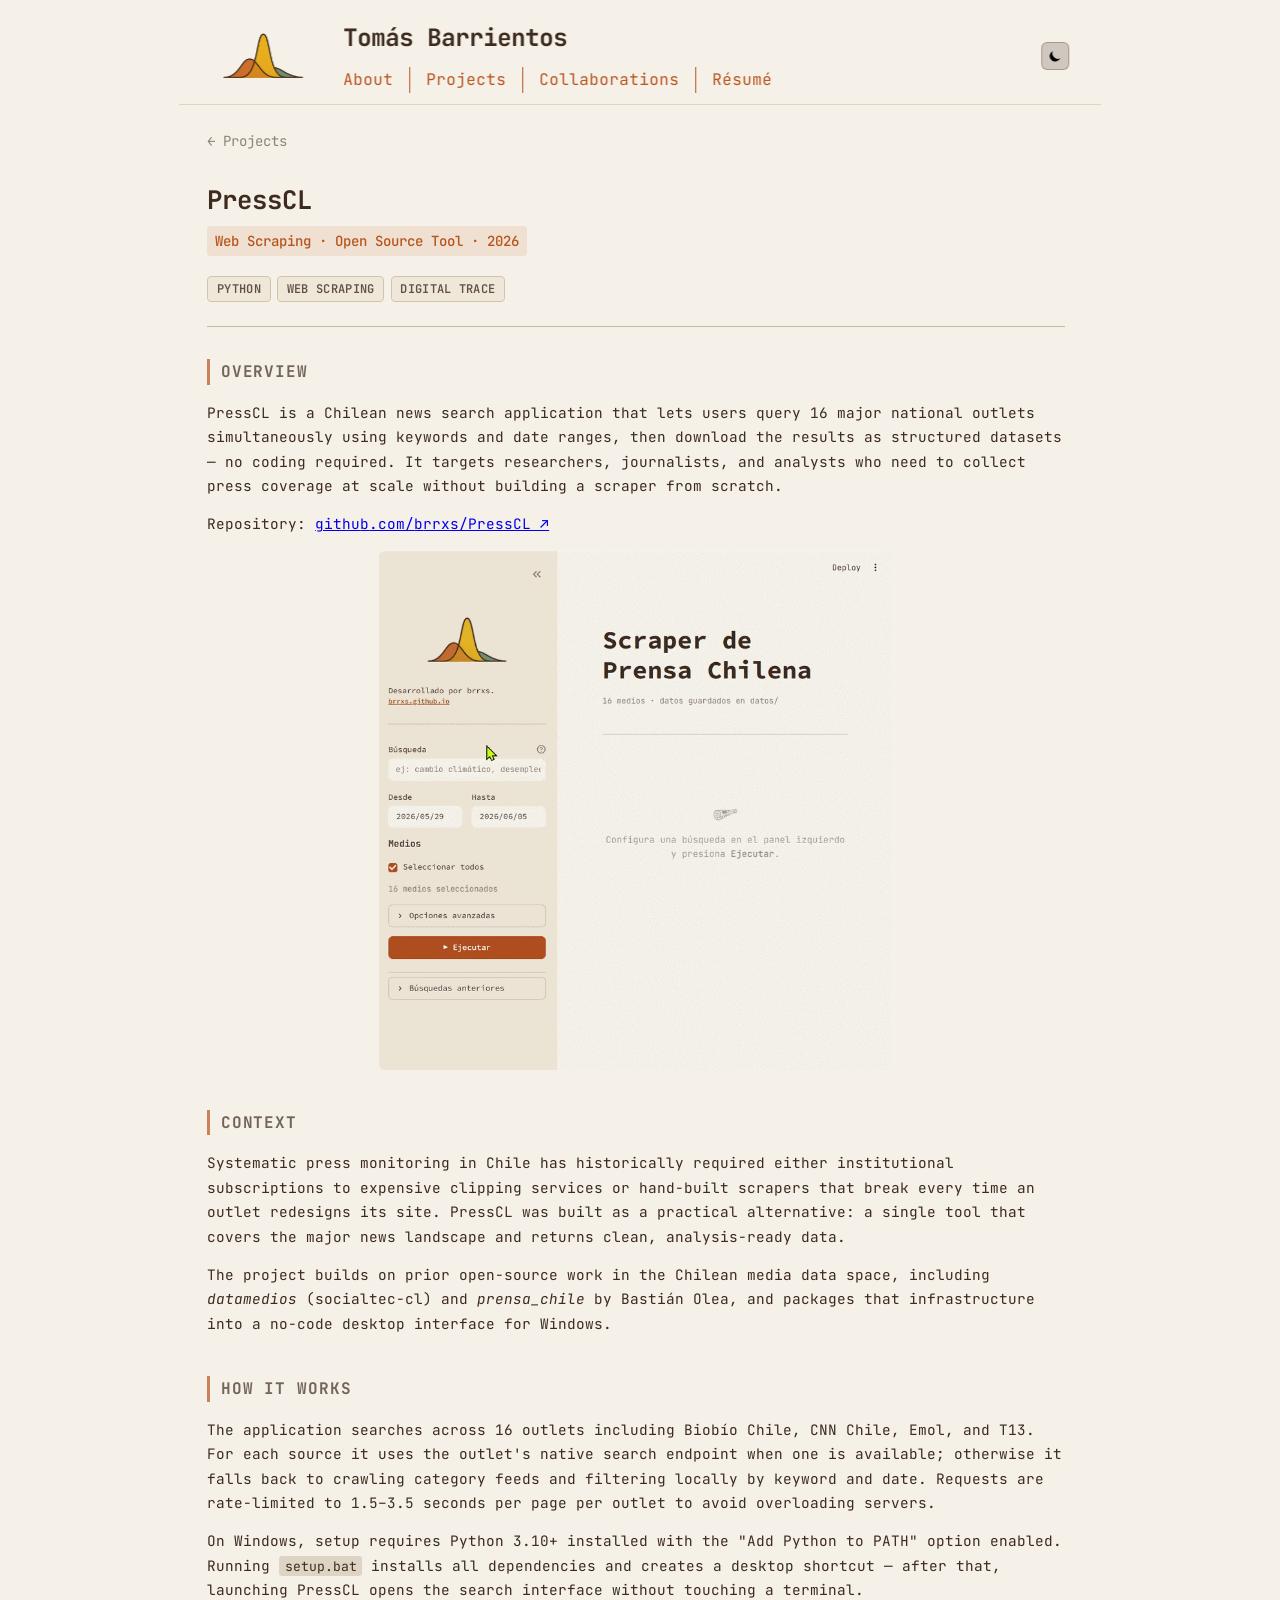
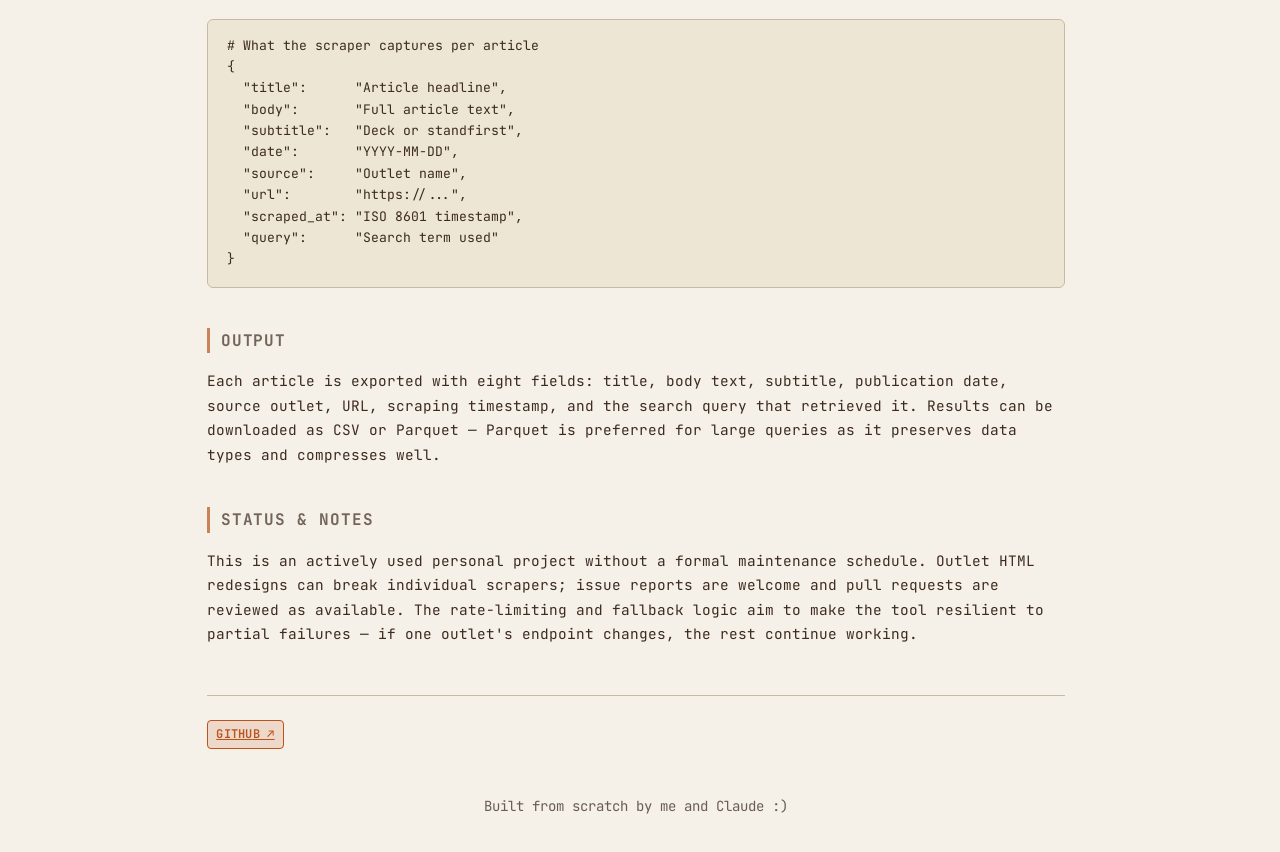
<file: projects/presscl.html>
<!DOCTYPE html>
<html lang="en" class="scroll-smooth">
<head>
    <meta charset="UTF-8">
    <meta name="viewport" content="width=device-width, initial-scale=1.0">
    <title>PressCL — Chilean News Scraper · Tomás Barrientos</title>
    <meta name="description" content="PressCL is a Chilean news search tool that queries 16 major outlets simultaneously by keyword and date range, exporting structured datasets without coding.">
    <link rel="icon" type="image/svg+xml" href="../assets/favicon.svg">
    <link rel="icon" type="image/x-icon" href="../assets/favicon.ico">
    <link rel="stylesheet" href="../styles.css">
    <link href="https://fonts.googleapis.com/css2?family=JetBrains+Mono:wght@300;400;500;600;700&display=swap" rel="stylesheet">
    <script>
        (function() {
            try {
                var saved = localStorage.getItem('theme');
                var theme = saved === 'dark' || saved === 'light' ? saved : 'light';
                document.documentElement.setAttribute('data-theme', theme);
            } catch (e) {
                document.documentElement.setAttribute('data-theme', 'light');
            }
        })();
    </script>
</head>
<body class="bg-global-bg text-global-text antialiased">

    <!-- Fixed Header -->
    <header id="main-header" class="group">
        <div class="header-grid">
            <!-- Logo -->
            <a href="../index.html" class="group header-logo flex items-center">
                <img src="../assets/logo.svg" class="me-3 h-12 w-12 sm:me-4 sm:h-20 sm:w-20" alt="Logo">
            </a>

            <!-- Title -->
            <div class="header-title">
                <span class="text-xl font-bold sm:text-2xl">Tomás Barrientos</span>
            </div>

            <!-- Desktop Navigation -->
            <nav class="mobile-nav-menu header-nav sm:flex sm:flex-row sm:items-center" id="navigation-menu">
                <a href="../index.html#about">About</a>
                <a href="../index.html#projects">Projects</a>
                <a href="../index.html#collaborations">Collaborations</a>
                <a href="../index.html#resume">Résumé</a>
            </nav>

            <!-- Controls -->
            <div class="header-controls flex items-center gap-3">
                <!-- Theme Toggle -->
                <button id="theme-toggle" class="flex h-7 w-7 items-center justify-center rounded-md border border-accent-2/20 bg-accent-2/10 p-1 transition-colors hover:bg-accent-2/20" aria-label="Switch to dark theme">
                    <svg class="sun-icon h-4 w-4" fill="currentColor" viewBox="0 0 20 20">
                        <path fill-rule="evenodd" d="M10 2a1 1 0 011 1v1a1 1 0 11-2 0V3a1 1 0 011-1zm4 8a4 4 0 11-8 0 4 4 0 018 0zm-.464 4.95l.707.707a1 1 0 001.414-1.414l-.707-.707a1 1 0 00-1.414 1.414zm2.12-10.607a1 1 0 010 1.414l-.706.707a1 1 0 11-1.414-1.414l.707-.707a1 1 0 011.414 0zM17 11a1 1 0 100-2h-1a1 1 0 100 2h1zm-7 4a1 1 0 011 1v1a1 1 0 11-2 0v-1a1 1 0 011-1zM5.05 6.464A1 1 0 106.465 5.05l-.708-.707a1 1 0 00-1.414 1.414l.707.707zm1.414 8.486l-.707.707a1 1 0 01-1.414-1.414l.707-.707a1 1 0 011.414 1.414zM4 11a1 1 0 100-2H3a1 1 0 000 2h1z" clip-rule="evenodd"></path>
                    </svg>
                    <svg class="moon-icon h-4 w-4" fill="currentColor" viewBox="0 0 20 20">
                        <path d="M17.293 13.293A8 8 0 016.707 2.707a8.001 8.001 0 1010.586 10.586z"></path>
                    </svg>
                </button>

                <!-- Mobile Menu Toggle -->
                <button id="toggle-navigation-menu" class="flex h-7 w-7 items-center justify-center rounded-md border border-accent-2/20 bg-accent-2/10 p-1 transition-colors hover:bg-accent-2/20 sm:hidden" aria-expanded="false" aria-label="Toggle navigation menu">
                    <svg class="h-4 w-4" fill="none" stroke="currentColor" viewBox="0 0 24 24">
                        <path stroke-linecap="round" stroke-linejoin="round" stroke-width="2" d="M4 6h16M4 12h16M4 18h16"></path>
                    </svg>
                    <svg class="h-4 w-4" fill="none" stroke="currentColor" viewBox="0 0 24 24">
                        <path stroke-linecap="round" stroke-linejoin="round" stroke-width="2" d="M6 18L18 6M6 6l12 12"></path>
                    </svg>
                </button>
            </div>
        </div>
    </header>

    <!-- Main Content -->
    <main class="mx-auto max-w-3xl px-4 sm:px-8">

        <!-- Back link -->
        <a href="../index.html#projects" class="project-back-link">← Projects</a>

        <!-- Project header -->
        <div class="project-detail-header">
            <h1>PressCL</h1>
            <div class="project-meta">Web Scraping · Open Source Tool · 2026</div>
            <div class="project-detail-tags">
                <span class="tag tag-theme">Python</span>
                <span class="tag tag-theme">Web Scraping</span>
                <span class="tag tag-theme">Digital Trace</span>
            </div>
        </div>

        <!-- Overview -->
        <div class="project-section">
            <h2>Overview</h2>
            <p>
                PressCL is a Chilean news search application that lets users query 16 major national outlets
                simultaneously using keywords and date ranges, then download the results as structured datasets
                — no coding required. It targets researchers, journalists, and analysts who need to collect
                press coverage at scale without building a scraper from scratch.
            </p>
            <p>
                Repository: <a href="https://github.com/brrxs/PressCL" target="_blank" rel="noopener">github.com/brrxs/PressCL ↗</a>
            </p>
            <img src="../assets/images/presscl.gif" alt="PressCL app demo" style="width:60%;display:block;margin:0.75rem auto 0;border-radius:6px;">
        </div>

        <!-- Context -->
        <div class="project-section">
            <h2>Context</h2>
            <p>
                Systematic press monitoring in Chile has historically required either institutional subscriptions
                to expensive clipping services or hand-built scrapers that break every time an outlet redesigns
                its site. PressCL was built as a practical alternative: a single tool that covers the major
                news landscape and returns clean, analysis-ready data.
            </p>
            <p>
                The project builds on prior open-source work in the Chilean media data space, including
                <em>datamedios</em> (socialtec-cl) and <em>prensa_chile</em> by Bastián Olea, and packages
                that infrastructure into a no-code desktop interface for Windows.
            </p>
        </div>

        <!-- How It Works -->
        <div class="project-section">
            <h2>How It Works</h2>
            <p>
                The application searches across 16 outlets including Biobío Chile, CNN Chile, Emol, and T13.
                For each source it uses the outlet's native search endpoint when one is available; otherwise
                it falls back to crawling category feeds and filtering locally by keyword and date. Requests
                are rate-limited to 1.5–3.5 seconds per page per outlet to avoid overloading servers.
            </p>
            <p>
                On Windows, setup requires Python 3.10+ installed with the "Add Python to PATH" option enabled.
                Running <code>setup.bat</code> installs all dependencies and creates a desktop shortcut —
                after that, launching PressCL opens the search interface without touching a terminal.
            </p>
            <pre class="project-code-block"><code># What the scraper captures per article
{
  "title":      "Article headline",
  "body":       "Full article text",
  "subtitle":   "Deck or standfirst",
  "date":       "YYYY-MM-DD",
  "source":     "Outlet name",
  "url":        "https://...",
  "scraped_at": "ISO 8601 timestamp",
  "query":      "Search term used"
}</code></pre>
        </div>

        <!-- Output -->
        <div class="project-section">
            <h2>Output</h2>
            <p>
                Each article is exported with eight fields: title, body text, subtitle, publication date,
                source outlet, URL, scraping timestamp, and the search query that retrieved it. Results can
                be downloaded as CSV or Parquet — Parquet is preferred for large queries as it preserves
                data types and compresses well.
            </p>
        </div>

        <!-- Status & Notes -->
        <div class="project-section">
            <h2>Status &amp; Notes</h2>
            <p>
                This is an actively used personal project without a formal maintenance schedule. Outlet
                HTML redesigns can break individual scrapers; issue reports are welcome and pull requests
                are reviewed as available. The rate-limiting and fallback logic aim to make the tool
                resilient to partial failures — if one outlet's endpoint changes, the rest continue working.
            </p>
        </div>

        <!-- Action links -->
        <div class="project-action-links">
            <a href="https://github.com/brrxs/PressCL" class="tag tag-github" target="_blank" rel="noopener">GITHUB ↗</a>
        </div>

    </main>

    <!-- Footer -->
    <div class="mx-auto max-w-3xl px-4 sm:px-8 py-8 text-center text-sm opacity-75">
        <p>Built from scratch by me and Claude :)</p>
    </div>

    <script src="../script.js"></script>
</body>
</html>
</file>
<file: styles.css>
/* Reset and base styles */
* {
    box-sizing: border-box;
}

html {
    color-scheme: light dark;
    scrollbar-gutter: stable;
    scroll-behavior: smooth;
}

/* CSS Custom Properties for theming — Earthy Academic palette */
:root {
    /* Light theme: Parchment / Terracotta / Ochre / Sage */
    --color-global-bg:   #F5F0E8;          /* Parchment          */
    --color-global-text: #3D2B1F;          /* Umber              */
    --color-link:        #B8541C;          /* Terracotta — links */
    --color-accent:      #B8541C;          /* Terracotta — CTAs, active states */
    --color-accent-2:    #3D2B1F;          /* Umber              */
    --color-quote:       #C9971A;          /* Ochre — highlights */
    --color-supporting:  #5E7A6A;          /* Sage — tags, icons */
    --color-border:      #C8BAA2;          /* warm tan           */
    --color-card-bg:     rgba(237, 228, 211, 0.85); /* Linen      */
    --color-shadow:      rgba(61, 43, 31, 0.12);    /* umber tint */
}

/* Dark theme: warm dark-brown evening variant */
[data-theme="dark"] {
    --color-global-bg:   #1E1510;          /* deep umber         */
    --color-global-text: #EDE4D3;          /* Linen              */
    --color-link:        #E07A3A;          /* bright terracotta  */
    --color-accent:      #E07A3A;          /* bright terracotta  */
    --color-accent-2:    #F5F0E8;          /* Parchment          */
    --color-quote:       #DFB040;          /* bright ochre       */
    --color-supporting:  #7FA694;          /* lighter sage       */
    --color-border:      #3E2A1C;          /* dark warm border   */
    --color-card-bg:     rgba(40, 28, 18, 0.85);    /* dark card  */
    --color-shadow:      rgba(0, 0, 0, 0.4);
}

/* Base typography */
body {
    font-family: 'JetBrains Mono', 'Courier New', monospace;
    line-height: 1.6;
    margin: 0;
    padding: 0;
    background-color: var(--color-global-bg);
    color: var(--color-global-text);
    transition: opacity 0.2s ease;
    padding-top: 8rem; /* Increased to account for fixed header */
}

/* Responsive body padding */
@media (max-width: 640px) {
    body {
        padding-top: 5rem; /* Reduced padding on mobile */
    }
}

/* Utility classes matching astro-theme-cactus */
.bg-global-bg { background-color: var(--color-global-bg); }
.text-global-text { color: var(--color-global-text); }
.text-accent { color: var(--color-accent); }
.text-accent-2 { color: var(--color-accent-2); }

.mx-auto { margin-left: auto; margin-right: auto; }
.flex { display: flex; }
.flex-col { flex-direction: column; }
.flex-1 { flex: 1; }
.items-center { align-items: center; }
.justify-center { justify-content: center; }
.min-h-screen { min-height: 100vh; }
.max-w-3xl { max-width: 57.6rem; }
.px-4 { padding-left: 1rem; padding-right: 1rem; }
.px-8 { padding-left: 2rem; padding-right: 2rem; }
.pt-16 { padding-top: 4rem; }
.py-4 { padding-top: 1rem; padding-bottom: 1rem; }
.py-8 { padding-top: 2rem; padding-bottom: 2rem; }
.mb-8 { margin-bottom: 2rem; }
.mb-16 { margin-bottom: 4rem; }
.mb-28 { margin-bottom: 7rem; }
.me-3 { margin-inline-end: 0.75rem; }
.me-4 { margin-inline-end: 1rem; }
.ms-auto { margin-inline-start: auto; }
.mt-auto { margin-top: auto; }
.h-4 { height: 1rem; }
.w-4 { width: 1rem; }
.h-7 { height: 1.75rem; }
.w-7 { width: 1.75rem; }
.h-10 { height: 2.5rem; }
.w-6 { width: 1.5rem; }
.text-sm { font-size: 0.875rem; }
.text-xl { font-size: 1.25rem; }
.text-2xl { font-size: 1.5rem; }
.font-normal { font-weight: 400; }
.font-bold { font-weight: 700; }
.font-mono { font-family: 'JetBrains Mono', 'Courier New', monospace; }
.antialiased { -webkit-font-smoothing: antialiased; -moz-osx-font-smoothing: grayscale; }
.scroll-smooth { scroll-behavior: smooth; }
.relative { position: relative; }
.absolute { position: absolute; }
.hidden { display: none; }
.rounded-md { border-radius: 0.375rem; }
.shadow { box-shadow: 0 1px 3px 0 var(--color-shadow), 0 1px 2px -1px var(--color-shadow); }
.backdrop-blur-sm { backdrop-filter: blur(4px); }
.underline { text-decoration: underline; }
.underline-offset-2 { text-underline-offset: 2px; }
.grayscale { filter: grayscale(100%); }
.opacity-75 { opacity: 0.75; }
.text-center { text-align: center; }
.text-xs { font-size: 0.75rem; }

/* Responsive utilities */
@media (min-width: 640px) {
    .sm\:px-8 { padding-left: 2rem; padding-right: 2rem; }
    .sm\:flex { display: flex; }
    .sm\:flex-row { flex-direction: row; }
    .sm\:flex-col { flex-direction: column; }
    .sm\:items-center { align-items: center; }
    .sm\:invisible { visibility: hidden; }
    .sm\:hidden { display: none; }
    .sm\:static { position: static; }
    .sm\:relative { position: relative; }
    .sm\:absolute { position: absolute; }
    .sm\:z-auto { z-index: auto; }
    .sm\:mt-1 { margin-top: 0.25rem; }
    .sm\:me-0 { margin-inline-end: 0; }
    .sm\:py-0 { padding-top: 0; padding-bottom: 0; }
    .sm\:h-20 { height: 5rem; }
    .sm\:w-12 { width: 3rem; }
    .sm\:text-2xl { font-size: 1.5rem; }
    .sm\:ps-18 { padding-inline-start: 4.5rem; }
    .sm\:-ms-4 { margin-inline-start: -1rem; }
    .sm\:divide-accent > :not([hidden]) ~ :not([hidden]) { 
        border-inline-start-width: 1px; 
        border-color: var(--color-accent); 
    }
    .sm\:rounded-none { border-radius: 0; }
    .sm\:bg-transparent { background-color: transparent; }
    .sm\:shadow-none { box-shadow: none; }
    .sm\:backdrop-blur-none { backdrop-filter: none; }
}

/* Screen reader only */
.sr-only {
    position: absolute;
    width: 1px;
    height: 1px;
    padding: 0;
    margin: -1px;
    overflow: hidden;
    clip: rect(0, 0, 0, 0);
    white-space: nowrap;
    border-width: 0;
}

.focus\:not-sr-only:focus {
    position: static;
    width: auto;
    height: auto;
    padding: 0;
    margin: 0;
    overflow: visible;
    clip: auto;
    white-space: normal;
}

/* Custom component styles */
.title {
    color: var(--color-accent-2);
    font-size: 1.5rem;
    font-weight: 600;
    margin-bottom: 2rem;
}

.cactus-link {
    color: var(--color-link);
    text-decoration: underline;
    text-underline-offset: 2px;
    transition: opacity 0.2s ease;
}

.cactus-link:hover {
    text-decoration-thickness: 2px;
}

/* Hover color for individual 'b'/'B' letters */
.hover-b {
    transition: color 0.15s ease;
}
.hover-b:hover {
    color: #ffd400; /* yellow */
}

/* Flying bee emoji created on clicking a 'b' */
.flying-bee {
    position: fixed;
    z-index: 9999;
    pointer-events: none;
    font-size: 1.2em;
    line-height: 1;
    will-change: transform, opacity;
    animation: bee-fly 3s cubic-bezier(0.25, 0.46, 0.45, 0.94) forwards;
}

@keyframes bee-fly {
    0% {
        transform: translate(0, 0) rotate(0deg);
        opacity: 1;
    }
    20% {
        transform: translate(calc(var(--dx) * 0.2), calc(var(--dy) * 0.2)) rotate(90deg);
    }
    40% {
        transform: translate(calc(var(--dx) * 0.4 + 6px), calc(var(--dy) * 0.4 - 4px)) rotate(180deg);
    }
    60% {
        transform: translate(calc(var(--dx) * 0.6 - 4px), calc(var(--dy) * 0.6 + 6px)) rotate(270deg);
    }
    80% {
        transform: translate(calc(var(--dx) * 0.8 + 3px), calc(var(--dy) * 0.8 - 3px)) rotate(360deg);
    }
    100% {
        transform: translate(var(--dx), var(--dy)) rotate(450deg);
        opacity: 0;
    }
}

@media (prefers-reduced-motion: reduce) {
    .flying-bee {
        animation: bee-fade 250ms ease-out forwards;
    }
    @keyframes bee-fade {
        to { opacity: 0; }
    }
}

/* Header styles */
#main-header {
    position: fixed;
    top: 0;
    left: 50%;
    transform: translateX(-50%);
    max-width: 57.6rem; /* Same as max-w-3xl */
    width: 100%;
    background-color: color-mix(in srgb, var(--color-global-bg) 95%, transparent);
    backdrop-filter: blur(12px);
    -webkit-backdrop-filter: blur(12px);
    border-bottom: 1px solid color-mix(in srgb, var(--color-border) 50%, transparent);
    z-index: 100;
    padding: 1rem 1rem 0.5rem 1rem; /* Match main content px-4 */
}



/* Header grid layout */
.header-grid {
    display: grid;
    grid-template-columns: auto 1fr minmax(0, auto);
    grid-template-rows: auto auto;
    grid-template-areas:
        "logo title controls"
        "logo nav controls";
    align-items: center;
    column-gap: 1rem;
}

.header-logo { grid-area: logo; align-self: center; }
.header-logo img {
    display: block;
    width: 3.75rem;
    height: 3.75rem;
    max-width: 3.75rem;
    max-height: 3.75rem;
    object-fit: contain;
    flex-shrink: 0;
}
@media (min-width: 640px) {
    .header-logo img {
        width: 6.5rem;
        height: 6.5rem;
        max-width: 6.5rem;
        max-height: 5rem;
    }
}
.header-title { grid-area: title; align-self: center; }
.header-nav { grid-area: nav; align-self: center; }
.header-controls { 
    grid-area: controls; 
    justify-self: end; 
    max-width: 100%; 
    overflow: hidden;
    display: flex;
    align-items: center;
    gap: 0.75rem;
}

/* Nav links now centered with title - no additional margin needed */

@media (min-width: 640px) {
    #main-header {
        padding: 1rem 2rem 0.5rem 2rem; /* Match main content sm:px-8 */
    }
}

.group:hover .grayscale {
    filter: none;
}

/* Make logo clickable with cursor pointer and subtle hover effect */
#main-header a[href="#"] {
    cursor: pointer;
    transition: opacity 0.2s ease;
}

#main-header a[href="#"]:hover svg {
    transform: scale(1.05);
    transition: opacity 0.2s ease;
}

#main-header a[href="#"]:focus-visible {
    outline: 2px solid var(--color-accent);
    outline-offset: 4px;
    border-radius: 4px;
}

/* Navigation styles - Desktop */
.mobile-nav-menu {
    /* Desktop styles */
    display: flex;
    flex-direction: row;
    align-items: center;
    gap: 0;
    position: static;
    background: transparent;
    margin-top: 0.25rem;
    margin-left: -1rem;
}

.mobile-nav-menu > a {
    padding: 0 1rem;
    border-left: 1px solid var(--color-accent);
    color: var(--color-accent);
    text-decoration: none;
    transition: opacity 0.2s ease;
}

.mobile-nav-menu > a:first-child {
    border-left: none;
}

.mobile-nav-menu > a:hover {
    text-decoration: underline;
    text-underline-offset: 2px;
}

/* Mobile navigation - completely override everything */
@media (max-width: 640px) {
    .mobile-nav-menu {
        position: fixed !important;
        top: 0 !important;
        left: 0 !important;
        right: 0 !important;
        bottom: 0 !important;
        width: 100vw !important;
        height: 100vh !important;
        background-color: color-mix(in srgb, var(--color-global-bg) 98%, transparent) !important;
        backdrop-filter: blur(20px) !important;
        -webkit-backdrop-filter: blur(20px) !important;
        z-index: 150 !important;
        display: none !important;
        flex-direction: column !important;
        justify-content: center !important;
        align-items: center !important;
        gap: 2rem !important;
        padding: 2rem !important;
        border: none !important;
        border-radius: 0 !important;
        box-shadow: none !important;
        margin: 0 !important;
        transform: none !important;
        inset: 0 !important;
    }
    
    .mobile-nav-menu > a {
        font-size: 1.5rem !important;
        padding: 1rem 2rem !important;
        border-radius: 0.5rem !important;
        transition: opacity 0.2s ease !important;
        text-align: center !important;
        min-width: 200px !important;
        background-color: color-mix(in srgb, var(--color-accent) 10%, transparent) !important;
        border: 1px solid var(--color-accent) !important;
        color: var(--color-accent) !important;
        text-decoration: none !important;
        display: block !important;
        margin: 0 !important;
    }
    
    .mobile-nav-menu > a:hover {
        background-color: var(--color-accent) !important;
        color: var(--color-global-bg) !important;
        transform: translateY(-2px) !important;
        box-shadow: 0 4px 12px color-mix(in srgb, var(--color-accent) 30%, transparent) !important;
        text-decoration: none !important;
    }
}

/* Show mobile menu when menu-open class is present */
.group.menu-open .mobile-nav-menu {
    display: flex !important;
    z-index: 150 !important;
}

/* Mobile menu button improvements */
#toggle-navigation-menu {
    z-index: 200; /* Highest z-index to stay above menu */
    position: relative;
    background-color: color-mix(in srgb, var(--color-accent-2) 10%, transparent);
    border-radius: 0.375rem;
    border: 1px solid color-mix(in srgb, var(--color-accent-2) 20%, transparent);
    transition: opacity 0.2s ease;
}

#toggle-navigation-menu:hover {
    background-color: color-mix(in srgb, var(--color-accent-2) 20%, transparent);
    transform: scale(1.05);
}

/* Hamburger icon sizing and toggling */
#toggle-navigation-menu svg {
    width: 24px;
    height: 24px;
    transition: opacity 0.2s ease;
}

#toggle-navigation-menu[aria-expanded="false"] svg:first-of-type { display: block; opacity: 1; }
#toggle-navigation-menu[aria-expanded="false"] svg:last-of-type  { display: none;  opacity: 0; }

#toggle-navigation-menu[aria-expanded="true"]  svg:first-of-type { display: none;  opacity: 0; }
#toggle-navigation-menu[aria-expanded="true"]  svg:last-of-type  { display: block; opacity: 1; }

/* Theme toggle styles */
#theme-toggle {
    background-color: color-mix(in srgb, var(--color-accent-2) 20%, transparent);
    border: 1px solid color-mix(in srgb, var(--color-accent-2) 30%, transparent);
    transition: opacity 0.2s ease;
    z-index: 50;
    position: relative;
}

#theme-toggle:hover {
    background-color: color-mix(in srgb, var(--color-accent-2) 30%, transparent);
    transform: scale(1.05);
}

/* Theme icon visibility */
[data-theme="dark"] .sun-icon {
    display: block;
}

[data-theme="dark"] .moon-icon {
    display: none;
}

[data-theme="light"] .sun-icon {
    display: none;
}

[data-theme="light"] .moon-icon {
    display: block;
}

:root .sun-icon {
    display: none;
}

:root .moon-icon {
    display: block;
}

/* Prose styles (typography) */
.prose {
    color: var(--color-global-text);
    max-width: none; /* Allow prose to use full container width */
}

.prose h1, .prose h2, .prose h3, .prose h4, .prose h5, .prose h6 {
    color: var(--color-accent-2);
    font-weight: 600;
    line-height: 1.25;
    margin-top: 2rem;
    margin-bottom: 1rem;
}

.prose h1 { font-size: 2.25rem; }
.prose h2 { font-size: 1.875rem; }
.prose h3 { font-size: 1.5rem; }
.prose h4 { font-size: 1.25rem; }

.prose p {
    margin-bottom: 1.25rem;
}

.prose ul, .prose ol {
    margin-bottom: 1.25rem;
    padding-left: 1.625rem;
}

.prose li {
    margin-bottom: 0.5rem;
}

.prose a {
    color: var(--color-link);
    text-decoration: underline;
    text-underline-offset: 2px;
}

.prose a:hover {
    text-decoration-thickness: 2px;
}

/* About section layout */
.about-header {
    display: flex;
    align-items: center;
    gap: 1.25rem;
    flex-wrap: nowrap;
    margin-top: 0.25rem;
    margin-bottom: 1rem;
}

.about-avatar {
    width: 120px;
    height: 120px;
    border-radius: 9999px;
    object-fit: cover;
    flex-shrink: 0;
    border: 2px solid var(--color-border);
    box-shadow: 0 2px 10px color-mix(in srgb, var(--color-shadow) 50%, transparent);
    background-color: var(--color-border);
}

.about-header-content {
    display: flex;
    flex-direction: column;
    gap: 0.25rem;
}

/* Reduce default heading top margin inside about header to better center with avatar */
.about-header .title {
    margin-top: 0;
    margin-bottom: 0.5rem;
}

@media (max-width: 640px) {
    .about-header {
        flex-direction: column;
        align-items: center;
        text-align: center;
    }
    .about-avatar {
        width: 88px;
        height: 88px;
        margin-top: 1.5rem; /* Add padding above the avatar on mobile */
    }
    .about-header-content {
        align-items: center;
    }
}

.prose strong {
    color: var(--color-accent-2);
    font-weight: 600;
}

.prose code {
    background-color: color-mix(in srgb, var(--color-accent-2) 10%, transparent);
    border: 1px dotted #666;
    border-radius: 2px;
    padding: 0.125rem 0.25rem;
    font-size: 0.875rem;
}

.prose blockquote {
    border-left: 4px solid var(--color-accent);
    padding-left: 1rem;
    margin-left: 0;
    font-style: italic;
    color: var(--color-quote);
}

/* Project grid */
.project-grid {
    display: grid;
    gap: 2rem;
    margin-top: 2rem;
}

@media (min-width: 768px) {
    .project-grid {
        grid-template-columns: repeat(auto-fit, minmax(300px, 1fr));
    }
}

.project-card {
    background-color: var(--color-card-bg);
    border: 1px solid var(--color-border);
    border-radius: 0.5rem;
    padding: 1.5rem;
    backdrop-filter: blur(8px);
    transition: opacity 0.2s ease;
}

.project-card:hover {
    transform: translateY(-2px);
    box-shadow: 0 4px 12px var(--color-shadow);
}

.project-card h3 {
    margin-top: 0;
    margin-bottom: 1rem;
    color: var(--color-accent-2);
}

.project-card p {
    margin-bottom: 1.5rem;
    color: var(--color-global-text);
}

.project-links {
    display: flex;
    gap: 1rem;
}

.project-links a {
    padding: 0.5rem 1rem;
    border: 1px solid var(--color-accent);
    border-radius: 0.25rem;
    text-decoration: none;
    transition: opacity 0.2s ease;
}

.project-links a:hover {
    background-color: var(--color-accent);
    color: var(--color-global-bg);
}

/* Contact links */
.contact-links {
    display: flex;
    flex-wrap: wrap;
    gap: 1rem;
    margin-top: 2rem;
}

.contact-links a {
    display: inline-flex;
    align-items: center;
    padding: 0.75rem 1.5rem;
    background-color: var(--color-card-bg);
    border: 1px solid var(--color-border);
    border-radius: 0.5rem;
    text-decoration: none;
    transition: opacity 0.2s ease;
}

.contact-links a:hover {
    background-color: var(--color-accent);
    color: var(--color-global-bg);
    transform: translateY(-1px);
}

/* Smooth transitions */
* {
    transition: opacity 0.2s ease;
}

/* Focus styles for accessibility: only show on keyboard navigation */
a:focus,
button:focus {
    outline: none;
}
a:focus-visible,
button:focus-visible {
    outline: 2px solid var(--color-accent);
    outline-offset: 2px;
}

/* Scroll margin for anchor links */
:target {
    scroll-margin-top: 8rem; /* Increased to account for fixed header */
}

@media (max-width: 640px) {
    :target {
        scroll-margin-top: 5rem; /* Reduced for mobile */
    }
}

/* Responsive typography */
@media (max-width: 640px) {
    .title {
        font-size: 1.25rem;
    }
    
    .prose h1 { font-size: 1.875rem; }
    .prose h2 { font-size: 1.5rem; }
    .prose h3 { font-size: 1.25rem; }
    
    .contact-links {
        flex-direction: column;
    }
    
    .project-links {
        flex-direction: column;
    }
    
    /* Mobile header adjustments */
    #main-header {
        /* Keep fixed position on mobile - removed position: relative override */
        z-index: 100; /* Ensure proper z-index on mobile */
    }
    
    /* Prevent body scroll when menu is open */
    body.menu-open {
        overflow: hidden;
        height: 100vh;
    }
    
    /* Logo and title spacing on mobile */
    #main-header .text-xl {
        font-size: 1.125rem;
    }
    
    /* Mobile menu animation */
    .mobile-nav-menu {
        animation: fadeInScale 0.3s cubic-bezier(0.4, 0, 0.2, 1);
    }
    
    .group.menu-open .mobile-nav-menu {
        animation: fadeInScale 0.3s cubic-bezier(0.4, 0, 0.2, 1);
    }
}

/* Menu animation keyframes */
@keyframes fadeInScale {
    0% {
        opacity: 0;
        transform: scale(0.95);
    }
    100% {
        opacity: 1;
        transform: scale(1);
    }
}

/* Touch-friendly improvements */
@media (max-width: 640px) {
    /* Collapse grid to a simple row on mobile; keep existing overlay menu */
    .header-grid {
        display: flex;
        align-items: center;
        justify-content: space-between;
        gap: 0.75rem;
        flex-wrap: nowrap;
    }

    .header-title { display: flex; align-items: center; flex: 1; min-width: 0; }
    .header-nav { display: none; }

    /* Adjust controls spacing on mobile */
    .header-controls {
        gap: 0.5rem;
        white-space: nowrap;
    }

    /* Add spacing after logo on mobile */
    .header-logo { margin-right: 0.5rem; }

    /* Enlarge hamburger icon visuals on mobile */
    #toggle-navigation-menu svg {
        width: 24px;
        height: 24px;
    }

    /* Larger touch targets */
    #theme-toggle,
    #toggle-navigation-menu {
        min-width: 44px;
        min-height: 44px;
        padding: 0.5rem;
    }
    
    /* Better touch feedback */
    #toggle-navigation-menu:active,
    #theme-toggle:active {
        transform: scale(0.95);
    }
    
    /* Improved header spacing on mobile */
    #main-header {
        /* Keep fixed positioning - only adjust padding */
        padding-bottom: 1rem;
        /* Remove margin-bottom since fixed headers don't need margin */
    }

    /* Reduce first section top padding to avoid excessive gap under fixed header */
    #about {
        padding-top: 1rem !important;
    }
    
    /* Better logo visibility and size */
    #main-header svg {
        filter: drop-shadow(0 2px 4px rgba(0, 0, 0, 0.1));
        height: 4rem !important; /* Increase from 3.5rem to 4rem */
        width: 2.4rem !important;  /* Increase from 2.1rem to 2.4rem, maintaining aspect ratio */
    }
}

/* Prevent text selection on interactive elements */
#toggle-navigation-menu,
#theme-toggle {
    -webkit-user-select: none;
    -moz-user-select: none;
    user-select: none;
    -webkit-tap-highlight-color: transparent;
}

/* Smooth transitions for better UX */
.mobile-nav-menu a {
    transition: opacity 0.2s ease;
}

/* Active navigation link styling */
@media (max-width: 640px) {
    .mobile-nav-menu a.active {
        background-color: var(--color-accent) !important;
        color: var(--color-global-bg) !important;
        border-color: var(--color-accent) !important;
        transform: translateY(-2px) !important;
        box-shadow: 0 4px 12px color-mix(in srgb, var(--color-accent) 30%, transparent) !important;
    }
}

@media (min-width: 640px) {
    .mobile-nav-menu a.active {
        background-color: transparent !important;
        color: var(--color-accent) !important;
        text-decoration: underline !important;
        text-underline-offset: 4px !important;
        /* Keep vertical dividers visible even when active */
        border-left: 1px solid var(--color-accent) !important;
    }
    .mobile-nav-menu a.active:first-child {
        border-left: none !important;
    }
}

/* Animation for theme transitions */
html {
    transition: opacity 0.2s ease;
}

/* Loading spinner */
.loading-spinner {
    display: flex;
    align-items: center;
    justify-content: center;
    padding: 2rem;
    color: var(--color-accent);
    font-style: italic;
}

.loading-spinner::after {
    content: '';
    width: 20px;
    height: 20px;
    margin-left: 10px;
    border: 2px solid var(--color-accent);
    border-top: 2px solid transparent;
    border-radius: 50%;
    animation: spin 1s linear infinite;
}

@keyframes spin {
    0% { transform: rotate(0deg); }
    100% { transform: rotate(360deg); }
}

/* Error message styling */
.error-message {
    padding: 1rem;
    background-color: color-mix(in srgb, #ef4444 10%, transparent);
    border: 1px solid #ef4444;
    border-radius: 0.5rem;
    color: #ef4444;
    text-align: center;
}

/* Custom scrollbar */
::-webkit-scrollbar {
    width: 8px;
}

::-webkit-scrollbar-track {
    background: var(--color-global-bg);
}

::-webkit-scrollbar-thumb {
    background: var(--color-accent);
    border-radius: 4px;
}

::-webkit-scrollbar-thumb:hover {
    background: var(--color-accent-2);
}

/* Publication card styles */
.publication-card {
    display: flex;
    background-color: var(--color-card-bg);
    border: 1px solid var(--color-border);
    border-radius: 0.75rem;
    padding: 1.5rem;
    margin-bottom: 2rem;
    backdrop-filter: blur(8px);
    transition: opacity 0.2s ease;
    gap: 1.5rem;
}

.publication-card:hover {
    transform: translateY(-2px);
    box-shadow: 0 8px 25px var(--color-shadow);
}

.publication-image {
    flex-shrink: 0;
    width: 120px;
    height: 90px;
    border-radius: 0.5rem;
    overflow: hidden;
    background-color: var(--color-border);
}

.publication-image img {
    width: 100%;
    height: 100%;
    object-fit: cover;
}

.publication-content {
    flex: 1;
    display: flex;
    flex-direction: column;
    gap: 0.75rem;
}

.publication-title {
    margin: 0 !important;
    font-size: 1.125rem;
    font-weight: 600;
    line-height: 1.4;
}

/* Override prose heading margins for publication titles */
.prose .publication-title {
    margin-top: 0 !important;
    margin-bottom: 0.5rem;
}

.publication-link {
    color: var(--color-accent-2);
    text-decoration: none;
    transition: opacity 0.2s ease;
}

.publication-link:hover {
    color: var(--color-accent);
    text-decoration: underline;
}

.publication-venue {
    font-size: 0.875rem;
    color: var(--color-accent);
    font-weight: 500;
    background-color: color-mix(in srgb, var(--color-accent) 10%, transparent);
    padding: 0.25rem 0.5rem;
    border-radius: 0.25rem;
    display: inline-block;
    width: fit-content;
}

.publication-authors {
    font-size: 0.875rem;
    color: var(--color-global-text);
    opacity: 0.8;
}

.publication-year {
    font-size: 0.875rem;
    color: var(--color-global-text);
    opacity: 0.6;
    font-style: italic;
}

.publication-description {
    font-size: 0.875rem;
    line-height: 1.5;
    color: var(--color-global-text);
    opacity: 0.9;
}

.publication-tags {
    display: flex;
    flex-wrap: wrap;
    align-items: center;
    gap: 0.5rem;
    margin-top: 0.5rem;
}

.tag {
    font-size: 0.75rem;
    font-weight: 600;
    text-transform: uppercase;
    letter-spacing: 0.025em;
    padding: 0.25rem 0.5rem;
    border-radius: 0.25rem;
    border: 1px solid;
    transition: opacity 0.2s ease;
}

.tag-safety {
    background-color: color-mix(in srgb, #ef4444 15%, transparent);
    border-color: #ef4444;
    color: #ef4444;
}

.tag-interpretability {
    background-color: color-mix(in srgb, var(--color-supporting) 15%, transparent);
    border-color: var(--color-supporting);
    color: var(--color-supporting);
}

.tag-arxiv {
    background-color: color-mix(in srgb, #10b981 15%, transparent);
    border-color: #10b981;
    color: #10b981;
}

.tag-workshop {
    background-color: color-mix(in srgb, #f59e0b 15%, transparent);
    border-color: #f59e0b;
    color: #f59e0b;
}

.tag-conference {
    background-color: color-mix(in srgb, #3b82f6 15%, transparent);
    border-color: #3b82f6;
    color: #3b82f6;
}

.tag-bibtex {
    background-color: color-mix(in srgb, #6b7280 15%, transparent);
    border-color: #6b7280;
    color: #6b7280;
}

/* ── Project filter bar ──────────────────────────────────── */
.project-filter-bar {
    display: flex;
    flex-wrap: wrap;
    align-items: center;
    gap: 0.5rem;
    margin-bottom: 2rem;
    padding: 0.875rem 1rem;
    background: var(--color-card-bg);
    border: 1px solid var(--color-border);
    border-radius: 8px;
}

.filter-label {
    font-size: 0.8rem;
    font-weight: 600;
    color: var(--color-global-text);
    opacity: 0.6;
    text-transform: uppercase;
    letter-spacing: 0.06em;
    margin-right: 0.25rem;
}

.filter-btn {
    font-family: 'JetBrains Mono', monospace;
    font-size: 0.78rem;
    padding: 0.25rem 0.65rem;
    border-radius: 4px;
    border: 1px solid var(--color-border);
    background: transparent;
    color: var(--color-global-text);
    cursor: pointer;
    transition: background 0.15s, color 0.15s, border-color 0.15s;
}

.filter-btn:hover {
    border-color: var(--color-accent);
    color: var(--color-accent);
}

.filter-btn.active {
    background: var(--color-accent);
    border-color: var(--color-accent);
    color: #F5F0E8;
}

/* ── Thematic tags (identifiable, non-link) ──────────────── */
.project-themes {
    display: flex;
    flex-wrap: wrap;
    gap: 0.4rem;
    align-items: center;
}

.project-links {
    display: flex;
    flex-wrap: wrap;
    gap: 0.4rem;
    align-items: center;
}

.project-links::before {
    content: '|';
    color: var(--color-border);
    font-size: 1rem;
    margin-right: 0.15rem;
}

.tag-theme {
    font-family: 'JetBrains Mono', monospace;
    font-size: 0.75rem;
    padding: 0.15rem 0.55rem;
    border-radius: 4px;
    border: 1px solid var(--color-border);
    background: var(--color-card-bg);
    color: var(--color-global-text);
    opacity: 0.8;
    cursor: default;
}

.tag-theme[data-tag] {
    cursor: pointer;
    transition: background 0.15s, color 0.15s, border-color 0.15s, opacity 0.15s;
}

.tag-theme[data-tag]:hover {
    opacity: 1;
    border-color: var(--color-accent);
    color: var(--color-accent);
}

.tag-notebook {
    background-color: color-mix(in srgb, #C9971A 15%, transparent);
    border-color: #C9971A;
    color: #C9971A;        /* Ochre — Jupyter notebooks */
}

.tag-data {
    background-color: color-mix(in srgb, #5E7A6A 15%, transparent);
    border-color: #5E7A6A;
    color: #5E7A6A;        /* Sage — data repositories */
}

.tag-github {
    background-color: color-mix(in srgb, #B8541C 15%, transparent);
    border-color: #B8541C;
    color: #B8541C;        /* Terracotta — GitHub repos */
}

.tag:hover {
    transform: translateY(-1px);
    box-shadow: 0 2px 4px var(--color-shadow);
}

.publication-citations {
    font-size: 0.75rem;
    color: var(--color-global-text);
    opacity: 0.6;
    font-style: italic;
    margin-top: 0.5rem;
}

/* Responsive publication cards */
@media (max-width: 768px) {
    .publication-card {
        flex-direction: column;
        gap: 1rem;
    }
    
    .publication-image {
        width: 100%;
        height: 120px;
    }
    
    .publication-tags {
        justify-content: center;
    }
}

/* ── Papers (collapsible abstracts) ──────────────────────── */
.paper {
    background-color: var(--color-card-bg);
    border: 1px solid var(--color-border);
    border-radius: 0.75rem;
    margin-bottom: 1rem;
}

.paper-under-review {
    border-style: dashed;
    border-color: #f59e0b;
}

.paper summary {
    display: flex;
    flex-direction: column;
    gap: 0.35rem;
    padding: 1rem 2.5rem 1rem 1.25rem;
    cursor: pointer;
    list-style: none;
    position: relative;
}

.paper summary::-webkit-details-marker {
    display: none;
}

.paper summary::after {
    content: '▸';
    position: absolute;
    right: 1.1rem;
    top: 1rem;
    color: var(--color-accent);
    transition: transform 0.15s ease;
}

.paper[open] summary::after {
    transform: rotate(90deg);
}

.paper-title {
    font-weight: 600;
    line-height: 1.4;
    color: var(--color-accent-2);
}

.paper summary:hover .paper-title {
    color: var(--color-accent);
}

.paper-meta {
    font-size: 0.875rem;
    opacity: 0.8;
}

.paper-badge {
    width: fit-content;
    font-size: 0.7rem;
    font-weight: 600;
    text-transform: uppercase;
    letter-spacing: 0.025em;
    padding: 0.15rem 0.5rem;
    border-radius: 0.25rem;
    border: 1px solid;
}

.badge-review {
    background-color: color-mix(in srgb, #f59e0b 15%, transparent);
    border-color: #f59e0b;
    color: #f59e0b;
}

.paper-abstract {
    padding: 0 1.25rem 1.25rem;
    font-size: 0.9rem;
    line-height: 1.6;
}

/* Party Hat Explosion Animation Styles */
.party-hat {
    position: fixed;
    pointer-events: none;
    z-index: 9999;
    width: 40px;
    height: 40px;
    opacity: 1;
    transform-origin: center;
}

.party-hat svg {
    width: 100%;
    height: 100%;
    filter: drop-shadow(2px 2px 4px rgba(0, 0, 0, 0.3));
}

@keyframes partyHatExplosion {
    0% {
        opacity: 1;
        transform: scale(0.5) rotate(0deg);
    }
    20% {
        opacity: 1;
        transform: scale(1.2) rotate(72deg);
    }
    100% {
        opacity: 0;
        transform: scale(0.8) rotate(360deg);
    }
}

.party-hat.exploding {
    animation: partyHatExplosion 2s cubic-bezier(0.25, 0.46, 0.45, 0.94) forwards;
}

/* Logo pulse animation for party mode */
.logo-party-pulse {
    animation: partyPulse 0.6s ease-out;
}

@keyframes partyPulse {
    0% {
        transform: scale(1);
    }
    50% {
        transform: scale(1.1);
    }
    100% {
        transform: scale(1);
    }
}

/* ═══════════════════════════════════════════════════════════
   Project Detail Page
   ═══════════════════════════════════════════════════════════ */

/* Back navigation */
.project-back-link {
    display: inline-block;
    font-size: 0.875rem;
    color: var(--color-global-text);
    opacity: 0.55;
    text-decoration: none;
    margin-bottom: 2rem;
    transition: opacity 0.2s ease, color 0.2s ease;
}

.project-back-link:hover {
    opacity: 1;
    color: var(--color-accent);
}

/* Project title block */
.project-detail-header {
    padding-bottom: 1.5rem;
    margin-bottom: 2rem;
    border-bottom: 1px solid var(--color-border);
}

.project-detail-header h1 {
    font-size: 1.6rem;
    font-weight: 700;
    line-height: 1.25;
    margin: 0 0 0.6rem 0;
    color: var(--color-global-text);
}

.project-meta {
    font-size: 0.875rem;
    color: var(--color-accent);
    font-weight: 500;
    background-color: color-mix(in srgb, var(--color-accent) 10%, transparent);
    padding: 0.25rem 0.5rem;
    border-radius: 0.25rem;
    display: inline-block;
    margin-bottom: 0.75rem;
}

.project-detail-tags {
    display: flex;
    flex-wrap: wrap;
    gap: 0.4rem;
    margin-top: 0.5rem;
}

/* Blog-style content sections */
.project-section {
    margin-bottom: 2.5rem;
}

.project-section h2 {
    font-size: 1rem;
    font-weight: 700;
    text-transform: uppercase;
    letter-spacing: 0.06em;
    color: var(--color-global-text);
    opacity: 0.7;
    border-left: 3px solid var(--color-accent);
    padding-left: 0.65rem;
    margin: 0 0 1rem 0;
}

.project-section p {
    font-size: 0.9rem;
    line-height: 1.7;
    color: var(--color-global-text);
    margin: 0 0 0.85rem 0;
}

.project-section p:last-child {
    margin-bottom: 0;
}

/* Inline code within prose */
.project-section code {
    font-family: 'JetBrains Mono', 'Courier New', monospace;
    font-size: 0.82rem;
    background: color-mix(in srgb, var(--color-border) 50%, transparent);
    padding: 0.1rem 0.35rem;
    border-radius: 3px;
}

/* Code block */
.project-code-block {
    background: var(--color-card-bg);
    border: 1px solid var(--color-border);
    border-radius: 6px;
    padding: 1rem 1.2rem;
    overflow-x: auto;
    margin: 1rem 0 0 0;
    font-size: 0.82rem;
    line-height: 1.55;
    color: var(--color-global-text);
}

.project-code-block code {
    background: none;
    padding: 0;
    border-radius: 0;
    font-size: inherit;
}

/* Notebook embed */
.notebook-embed {
    border: 1px solid var(--color-border);
    border-radius: 8px;
    overflow: hidden;
    margin-top: 1rem;
    background: var(--color-card-bg);
}

.notebook-embed-header {
    display: flex;
    align-items: center;
    justify-content: space-between;
    padding: 0.5rem 0.9rem;
    background: color-mix(in srgb, var(--color-border) 40%, transparent);
    border-bottom: 1px solid var(--color-border);
    font-size: 0.8rem;
    font-weight: 600;
    color: var(--color-global-text);
    opacity: 0.8;
}

.notebook-open-link {
    font-size: 0.78rem;
    color: var(--color-accent);
    text-decoration: none;
    opacity: 0.9;
    transition: opacity 0.2s ease;
}

.notebook-open-link:hover {
    opacity: 1;
    text-decoration: underline;
}

.notebook-frame {
    width: 100%;
    height: 600px;
    border: none;
    display: block;
    background: #fff;
}

/* Placeholder shown when iframe src is not yet set */
.notebook-placeholder {
    display: flex;
    flex-direction: column;
    align-items: center;
    justify-content: center;
    gap: 0.4rem;
    height: 200px;
    font-size: 0.82rem;
    color: var(--color-global-text);
    opacity: 0.45;
    text-align: center;
    padding: 1rem;
}

/* Action link row at bottom of page */
.project-action-links {
    display: flex;
    flex-wrap: wrap;
    gap: 0.5rem;
    margin-top: 3rem;
    padding-top: 1.5rem;
    border-top: 1px solid var(--color-border);
}

/* Mobile adjustments */
@media (max-width: 640px) {
    .project-detail-header h1 {
        font-size: 1.3rem;
    }

    .notebook-frame {
        height: 420px;
    }
}

/* Confetti-like sparkles */
.party-sparkle {
    position: fixed;
    pointer-events: none;
    z-index: 9998;
    width: 8px;
    height: 8px;
    background: var(--color-accent);
    border-radius: 50%;
    opacity: 1;
}

@keyframes sparkleExplosion {
    0% {
        opacity: 1;
        transform: scale(0) rotate(0deg);
    }
    20% {
        opacity: 1;
        transform: scale(1.5) rotate(180deg);
    }
    100% {
        opacity: 0;
        transform: scale(0.5) rotate(720deg);
    }
}

.party-sparkle.exploding {
    animation: sparkleExplosion 1.5s ease-out forwards;
}

/* Smaller party hats on mobile */
@media (max-width: 768px) {
    .party-hat {
        width: 30px;
        height: 30px;
    }
}

/* ============================= */
/* Resume Timeline Component     */
/* ============================= */
.timeline {
    position: relative;
    margin: 2.5rem 0 1rem 0;
    /* space reserved for the timeline gutter (line + dot area) */
    --gutter: 2.75rem;
    padding-left: var(--gutter);
    /* alignment vars */
    --dot-size: 0.85rem;
    --line-x: 1.25rem;
    --line-w: 2px;
}

.timeline::before {
    content: '';
    position: absolute;
    left: var(--line-x);
    top: 0.25rem;
    bottom: 0.25rem;
    width: var(--line-w);
    background: color-mix(in srgb, var(--color-accent-2) 20%, transparent);
}

.timeline-item {
    position: relative;
    padding: 0 0 1.75rem 0;
}

.timeline-item:last-child {
    padding-bottom: 0;
}

.timeline-dot {
    position: absolute;
    /* place dot so its center matches the line center; adjust for gutter since dot is inside content box */
    left: calc((var(--line-x) - var(--gutter)) + ((var(--line-w) - var(--dot-size)) / 2));
    top: 0.25rem;
    width: var(--dot-size);
    height: var(--dot-size);
    border-radius: 9999px;
    background: var(--color-accent);
    box-shadow: 0 0 0 4px color-mix(in srgb, var(--color-accent) 20%, transparent);
}

.timeline-header {
    display: flex;
    align-items: baseline;
    gap: 0.5rem;
    flex-wrap: wrap;
}

.timeline-org {
    font-weight: 700;
    font-size: 1rem;
    color: var(--color-accent-2);
}

.timeline-role {
    color: var(--color-global-text);
    font-size: 1rem;
    opacity: 0.9;
}

.timeline-dates {
    margin-left: auto;
    font-size: 0.8125rem;
    letter-spacing: 0.02em;
    color: color-mix(in srgb, var(--color-accent-2) 65%, transparent);
}

.timeline-meta {
    margin-top: 0.25rem;
    font-size: 0.9rem;
    color: color-mix(in srgb, var(--color-accent-2) 75%, transparent);
}

.timeline-desc {
    margin-top: 0.5rem;
}

@media (max-width: 640px) {
    .timeline {
        --gutter: 2rem;
        padding-left: var(--gutter);
        --line-x: 0.9rem;
    }
    .timeline-dates {
        width: 100%;
        margin-left: 0;
        opacity: 0.8;
    }
}

/* ============================= */
/* Resources Grid Component      */
/* ============================= */
.resources-grid {
    display: grid;
    grid-template-columns: repeat(auto-fill, minmax(220px, 1fr));
    gap: 1.5rem;
    margin-top: 1.5rem;
}

.resource-card {
    background-color: var(--color-card-bg);
    border: 1px solid var(--color-border);
    border-radius: 0.75rem;
    overflow: hidden;
    transition: transform 0.2s ease, box-shadow 0.2s ease;
    display: flex;
    flex-direction: column;
    text-decoration: none;
    color: inherit;
}

.resource-card:hover {
    transform: translateY(-4px);
    box-shadow: 0 8px 25px var(--color-shadow);
}

.resource-preview {
    width: 100%;
    aspect-ratio: 4/3;
    overflow: hidden;
    background-color: var(--color-border);
}

.resource-preview img {
    width: 100%;
    height: 100%;
    object-fit: cover;
    object-position: top;
}

.resource-preview-icon {
    display: flex;
    align-items: center;
    justify-content: center;
    background-color: var(--color-bg-accent);
}

.resource-preview-icon svg {
    width: 48px;
    height: 48px;
    color: var(--color-accent-2);
    transition: color 0.2s ease;
}

.resource-card:hover .resource-preview-icon svg {
    color: var(--color-accent);
}

.resource-name {
    padding: 0.625rem 0.75rem;
    font-size: 0.75rem;
    font-weight: 500;
    color: var(--color-accent-2);
    text-align: center;
    line-height: 1.3;
}

.resource-card:hover .resource-name {
    color: var(--color-accent);
}

@media (max-width: 640px) {
    .resources-grid {
        grid-template-columns: repeat(auto-fill, minmax(160px, 1fr));
        gap: 1rem;
    }

    .resource-name {
        font-size: 0.7rem;
        padding: 0.5rem;
    }
}

/* ============================= */
/* Collaboration Card            */
/* ============================= */
.collabs-grid {
    display: grid;
    grid-template-columns: repeat(3, 1fr);
    gap: 1rem;
    margin-top: 1.5rem;
}

.collab-card {
    background-color: var(--color-card-bg);
    border: 1px solid var(--color-border);
    border-radius: 0.75rem;
    overflow: hidden;
    backdrop-filter: blur(8px);
    transition: transform 0.2s ease, box-shadow 0.2s ease;
    display: flex;
    flex-direction: column;
}

.collab-card:hover {
    transform: translateY(-2px);
    box-shadow: 0 8px 25px var(--color-shadow);
}

.collab-preview {
    width: 100%;
    aspect-ratio: 16/9;
    overflow: hidden;
    background-color: var(--color-border);
}

.collab-preview img {
    width: 100%;
    height: 100%;
    object-fit: cover;
    object-position: top;
    transition: transform 0.3s ease;
}

.collab-card:hover .collab-preview img {
    transform: scale(1.02);
}

.collab-content {
    padding: 0.65rem 0.85rem 0.85rem;
    flex: 1;
    display: flex;
    flex-direction: column;
}

.collab-content .publication-tags {
    margin-top: auto;
    padding-top: 0.75rem;
}

@media (max-width: 768px) {
    .collabs-grid {
        grid-template-columns: repeat(2, 1fr);
    }
}

@media (max-width: 480px) {
    .collabs-grid {
        grid-template-columns: 1fr;
    }
}
</file>
